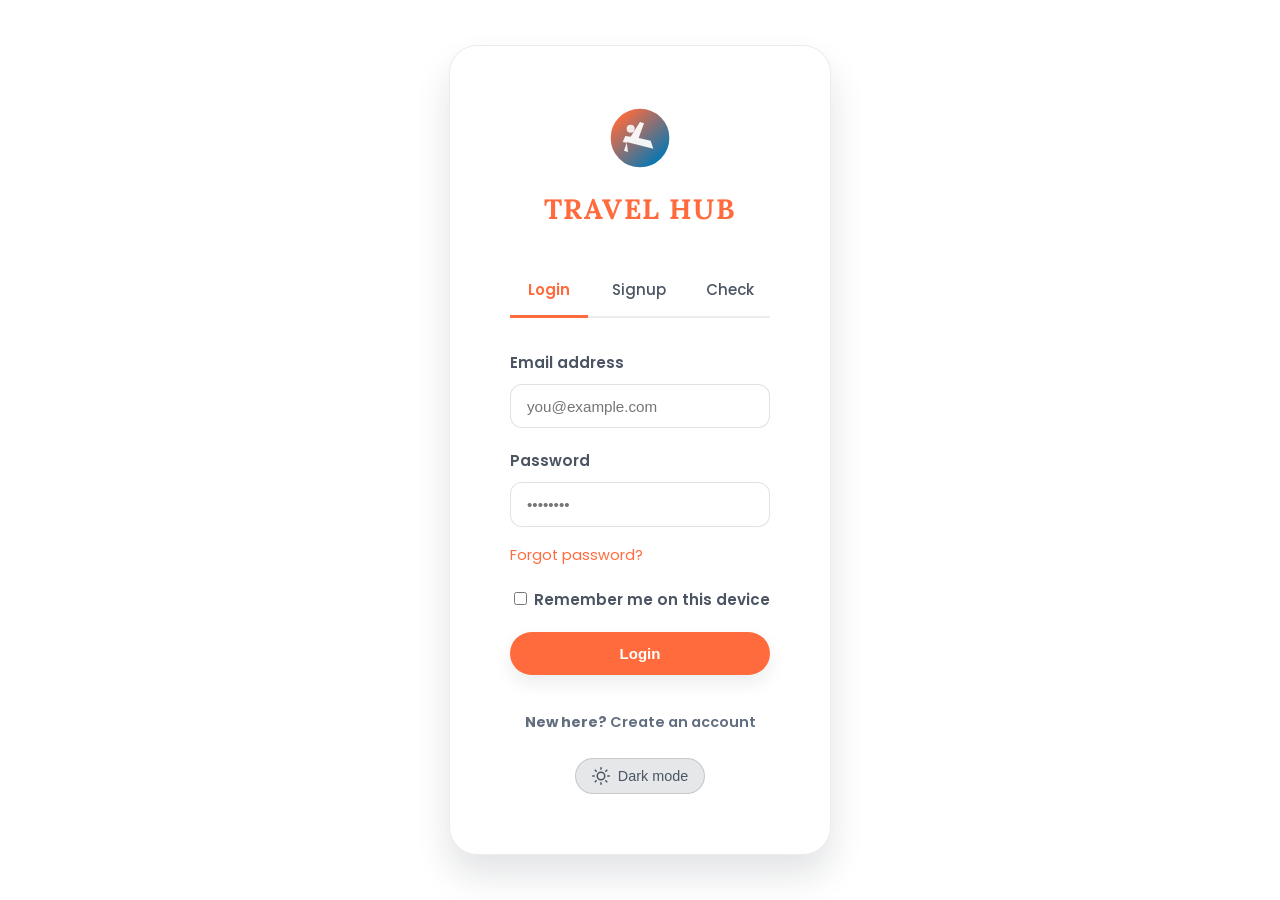
<file: auth/login.html>
<!DOCTYPE html>
<html lang="en">

<head>
  <meta charset="UTF-8" />
  <meta name="viewport" content="width=device-width, initial-scale=1.0" />
  <title>Login · Travel Hub</title>
  <link rel="preconnect" href="https://fonts.googleapis.com" />
  <link rel="preconnect" href="https://fonts.gstatic.com" crossorigin />
  <link href="https://fonts.googleapis.com/css2?family=Lora:wght@500;600&family=Poppins:wght@400;500;600;700&display=swap" rel="stylesheet" />
  <link rel="stylesheet" href="../assets/css/style.css" />
  <link rel="stylesheet" href="../assets/css/responsive.css" />
  <link rel="icon" href="../assets/images/logo/travel-hub.svg" type="image/svg+xml" />
</head>

<body class="page auth-page">
  <main class="main">
    <section class="section">
      <div class="container">
        <div class="login-card auth-card" data-aos="fade-up">
          <div class="auth-logo">
            <a href="../index.html" class="auth-logo-link">
              <img src="../assets/images/logo/travel-hub.svg" alt="Travel Hub logo" width="64" height="64" />
              <h2>Travel Hub</h2>
            </a>
          </div>
          <div class="auth-tabs">
            <button class="auth-tab active" data-tab="login">Login</button>
            <button class="auth-tab" data-tab="signup">Signup</button>
            <button class="auth-tab" data-tab="checkin">Check</button>
          </div>
          <div class="auth-tab-content active" data-tab-content="login">
          <form class="form" data-validate-form>
          <div class="form-group">
            <label for="login-email">Email address</label>
            <input class="input" type="email" id="login-email" name="email" placeholder="you@example.com" required />
            <span class="form-error"></span>
          </div>
          <div class="form-group">
            <label for="login-password">Password</label>
            <input class="input" type="password" id="login-password" name="password" placeholder="••••••••" required />
            <span class="form-error"></span>
            <a href="#" class="forgot-password-link">Forgot password?</a>
          </div>
          <div class="form-group">
            <label>
              <input type="checkbox" name="remember_me" />
              Remember me on this device
            </label>
          </div>
          <button class="btn" type="submit">Login</button>
          <div class="auth-extra">
            <span><strong>New here?</strong> <a href="register.html">Create an account</a></span>
          </div>
          </form>
          </div>
          <div class="auth-tab-content" data-tab-content="signup">
          <form class="form" data-validate-form data-rules="strong-password">
          <div class="form-grid">
            <div class="form-group">
              <label for="signup-name">Full name</label>
              <input class="input" type="text" id="signup-name" name="name" data-rule="name" placeholder="Sofia Martinez" required />
              <span class="form-error"></span>
            </div>
            <div class="form-group">
              <label for="signup-email">Email address</label>
              <input class="input" type="email" id="signup-email" name="email" placeholder="sofia@example.com" required />
              <span class="form-error"></span>
            </div>
          </div>
          <div class="form-grid">
            <div class="form-group">
              <label for="signup-password">Password</label>
              <input class="input" type="password" id="signup-password" name="password" placeholder="Create a password" required />
              <span class="form-error"></span>
              <span class="form-helper">Must be at least 8 characters.</span>
            </div>
            <div class="form-group">
              <label for="signup-phone">Phone number (optional)</label>
              <input class="input" type="tel" id="signup-phone" name="phone" placeholder="+1 415 555 1234" />
            </div>
          </div>
          <div class="form-group">
            <label for="signup-preferences">Travel preferences</label>
            <select id="signup-preferences" name="preference">
              <option value="">Select your interest</option>
              <option value="luxury">Luxury escapes</option>
              <option value="adventure">Adventure</option>
              <option value="family">Family travel</option>
              <option value="wellness">Wellness retreats</option>
              <option value="corporate">Corporate retreats</option>
            </select>
          </div>
          <div class="form-group">
            <label>
              <input type="checkbox" name="terms" required />
              I agree to the <a href="#">Terms & Privacy</a>.
            </label>
          </div>
          <button class="btn" type="submit">Create account</button>
          <div class="auth-extra">
            <span><strong>Already a member?</strong> <a href="login.html">Login</a></span>
          </div>
          </form>
          </div>
          <div class="auth-tab-content" data-tab-content="checkin">
          <form class="form" data-validate-form>
          <div class="form-group">
            <label for="checkin-booking">Booking Reference</label>
            <input class="input" type="text" id="checkin-booking" name="booking_ref" placeholder="ABC123456" required />
            <span class="form-error"></span>
          </div>
          <div class="form-group">
            <label for="checkin-email">Email address</label>
            <input class="input" type="email" id="checkin-email" name="email" placeholder="you@example.com" required />
            <span class="form-error"></span>
          </div>
          <div class="form-group">
            <label for="checkin-lastname">Last name</label>
            <input class="input" type="text" id="checkin-lastname" name="lastname" placeholder="Martinez" required />
            <span class="form-error"></span>
          </div>
          <div class="form-group">
            <label>
              <input type="checkbox" name="checkin_terms" required />
              I confirm that the booking details are correct
            </label>
          </div>
          <button class="btn" type="submit">Check In</button>
          <div class="auth-extra">
            <span><strong>Need help?</strong> <a href="../contact.html">Contact support</a></span>
          </div>
          </form>
          </div>
          <div style="margin-top: 1.5rem; display: flex; justify-content: center;">
            <button class="theme-toggle" type="button" data-theme-toggle aria-label="Toggle dark mode">
              <svg class="theme-icon-light" width="18" height="18" viewBox="0 0 24 24" fill="none" stroke="currentColor" stroke-width="2" stroke-linecap="round" stroke-linejoin="round">
                <circle cx="12" cy="12" r="5"></circle>
                <line x1="12" y1="1" x2="12" y2="3"></line>
                <line x1="12" y1="21" x2="12" y2="23"></line>
                <line x1="4.22" y1="4.22" x2="5.64" y2="5.64"></line>
                <line x1="18.36" y1="18.36" x2="19.78" y2="19.78"></line>
                <line x1="1" y1="12" x2="3" y2="12"></line>
                <line x1="21" y1="12" x2="23" y2="12"></line>
                <line x1="4.22" y1="19.78" x2="5.64" y2="18.36"></line>
                <line x1="18.36" y1="5.64" x2="19.78" y2="4.22"></line>
              </svg>
              <svg class="theme-icon-dark" width="18" height="18" viewBox="0 0 24 24" fill="none" stroke="currentColor" stroke-width="2" stroke-linecap="round" stroke-linejoin="round" style="display: none;">
                <path d="M21 12.79A9 9 0 1 1 11.21 3 7 7 0 0 0 21 12.79z"></path>
              </svg>
              <span class="theme-toggle-text">Dark mode</span>
            </button>
          </div>
        </div>
      </div>
    </section>
  </main>

  <script src="https://code.jquery.com/jquery-3.7.1.min.js" integrity="sha256-3fpdpbF4zZZgvdU0qbodui6wO6PvxBUw9jq5lH0KZsI=" crossorigin="anonymous"></script>
  <script src="../assets/js/main.js"></script>
  <script src="../assets/js/form-validation.js"></script>
</body>

</html>
</file>
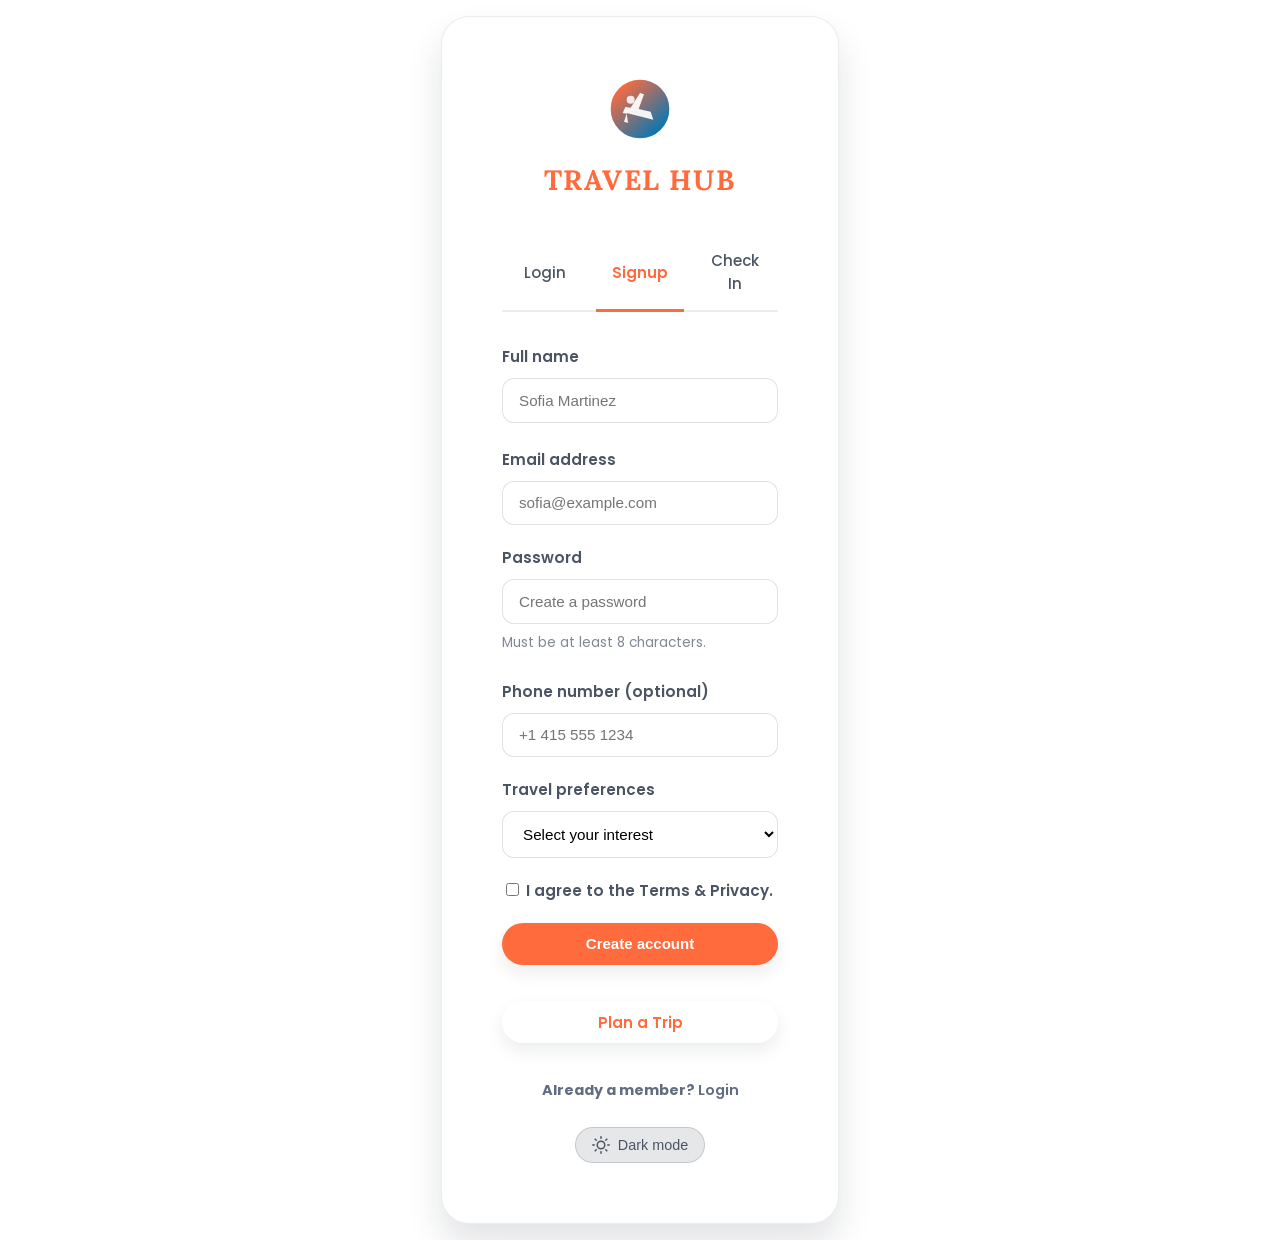
<file: auth/register.html>
<!DOCTYPE html>
<html lang="en">

<head>
  <meta charset="UTF-8" />
  <meta name="viewport" content="width=device-width, initial-scale=1.0" />
  <title>Create Account · Travel Hub</title>
  <link rel="preconnect" href="https://fonts.googleapis.com" />
  <link rel="preconnect" href="https://fonts.gstatic.com" crossorigin />
  <link href="https://fonts.googleapis.com/css2?family=Lora:wght@500;600&family=Poppins:wght@400;500;600;700&display=swap" rel="stylesheet" />
  <link rel="stylesheet" href="../assets/css/style.css" />
  <link rel="stylesheet" href="../assets/css/responsive.css" />
  <link rel="icon" href="../assets/images/logo/travel-hub.svg" type="image/svg+xml" />
</head>

<body class="page auth-page">
  <main class="main">
    <section class="section">
      <div class="container">
        <div class="register-card auth-card" data-aos="fade-up">
          <div class="auth-logo">
            <a href="../index.html" class="auth-logo-link">
              <img src="../assets/images/logo/travel-hub.svg" alt="Travel Hub logo" width="64" height="64" />
              <h2>Travel Hub</h2>
            </a>
          </div>
          <div class="auth-tabs">
            <button class="auth-tab" data-tab="login">Login</button>
            <button class="auth-tab active" data-tab="signup">Signup</button>
            <button class="auth-tab" data-tab="checkin">Check In</button>
          </div>
          <div class="auth-tab-content" data-tab-content="login">
          <form class="form" data-validate-form>
          <div class="form-group">
            <label for="register-login-email">Email address</label>
            <input class="input" type="email" id="register-login-email" name="email" placeholder="you@example.com" required />
            <span class="form-error"></span>
          </div>
          <div class="form-group">
            <label for="register-login-password">Password</label>
            <input class="input" type="password" id="register-login-password" name="password" placeholder="••••••••" required />
            <span class="form-error"></span>
            <a href="#" class="forgot-password-link">Forgot password?</a>
          </div>
          <div class="form-group">
            <label>
              <input type="checkbox" name="remember_me" />
              Remember me on this device
            </label>
          </div>
          <button class="btn" type="submit">Login</button>
          <div class="auth-extra">
            <span><strong>New here?</strong> <a href="register.html">Create an account</a></span>
          </div>
          </form>
          </div>
          <div class="auth-tab-content active" data-tab-content="signup">
          <form class="form" data-validate-form data-rules="strong-password">
          <div class="form-grid">
            <div class="form-group">
              <label for="register-name">Full name</label>
              <input class="input" type="text" id="register-name" name="name" data-rule="name" placeholder="Sofia Martinez" required />
              <span class="form-error"></span>
            </div>
            <div class="form-group">
              <label for="register-email">Email address</label>
              <input class="input" type="email" id="register-email" name="email" placeholder="sofia@example.com" required />
              <span class="form-error"></span>
            </div>
          </div>
          <div class="form-grid">
            <div class="form-group">
              <label for="register-password">Password</label>
              <input class="input" type="password" id="register-password" name="password" placeholder="Create a password" required />
              <span class="form-error"></span>
              <span class="form-helper">Must be at least 8 characters.</span>
            </div>
            <div class="form-group">
              <label for="register-phone">Phone number (optional)</label>
              <input class="input" type="tel" id="register-phone" name="phone" placeholder="+1 415 555 1234" />
            </div>
          </div>
          <div class="form-group">
            <label for="register-preferences">Travel preferences</label>
            <select id="register-preferences" name="preference">
              <option value="">Select your interest</option>
              <option value="luxury">Luxury escapes</option>
              <option value="adventure">Adventure</option>
              <option value="family">Family travel</option>
              <option value="wellness">Wellness retreats</option>
              <option value="corporate">Corporate retreats</option>
            </select>
          </div>
          <div class="form-group">
            <label>
              <input type="checkbox" name="terms" required />
              I agree to the <a href="#">Terms & Privacy</a>.
            </label>
          </div>
          <button class="btn" type="submit">Create account</button>
          <a class="btn light auth-plan-trip" href="../packages/booking.html">Plan a Trip</a>
          <div class="auth-extra">
            <span><strong>Already a member?</strong> <a href="login.html">Login</a></span>
          </div>
          </form>
          </div>
          <div class="auth-tab-content" data-tab-content="checkin">
          <form class="form" data-validate-form>
          <div class="form-group">
            <label for="register-checkin-booking">Booking Reference</label>
            <input class="input" type="text" id="register-checkin-booking" name="booking_ref" placeholder="ABC123456" required />
            <span class="form-error"></span>
          </div>
          <div class="form-group">
            <label for="register-checkin-email">Email address</label>
            <input class="input" type="email" id="register-checkin-email" name="email" placeholder="you@example.com" required />
            <span class="form-error"></span>
          </div>
          <div class="form-group">
            <label for="register-checkin-lastname">Last name</label>
            <input class="input" type="text" id="register-checkin-lastname" name="lastname" placeholder="Martinez" required />
            <span class="form-error"></span>
          </div>
          <div class="form-group">
            <label>
              <input type="checkbox" name="checkin_terms" required />
              I confirm that the booking details are correct
            </label>
          </div>
          <button class="btn" type="submit">Check In</button>
          <div class="auth-extra">
            <span><strong>Need help?</strong> <a href="../contact.html">Contact support</a></span>
          </div>
          </form>
          </div>
          <div style="margin-top: 1.5rem; display: flex; justify-content: center;">
            <button class="theme-toggle" type="button" data-theme-toggle aria-label="Toggle dark mode">
              <svg class="theme-icon-light" width="18" height="18" viewBox="0 0 24 24" fill="none" stroke="currentColor" stroke-width="2" stroke-linecap="round" stroke-linejoin="round">
                <circle cx="12" cy="12" r="5"></circle>
                <line x1="12" y1="1" x2="12" y2="3"></line>
                <line x1="12" y1="21" x2="12" y2="23"></line>
                <line x1="4.22" y1="4.22" x2="5.64" y2="5.64"></line>
                <line x1="18.36" y1="18.36" x2="19.78" y2="19.78"></line>
                <line x1="1" y1="12" x2="3" y2="12"></line>
                <line x1="21" y1="12" x2="23" y2="12"></line>
                <line x1="4.22" y1="19.78" x2="5.64" y2="18.36"></line>
                <line x1="18.36" y1="5.64" x2="19.78" y2="4.22"></line>
              </svg>
              <svg class="theme-icon-dark" width="18" height="18" viewBox="0 0 24 24" fill="none" stroke="currentColor" stroke-width="2" stroke-linecap="round" stroke-linejoin="round" style="display: none;">
                <path d="M21 12.79A9 9 0 1 1 11.21 3 7 7 0 0 0 21 12.79z"></path>
              </svg>
              <span class="theme-toggle-text">Dark mode</span>
            </button>
          </div>
        </div>
      </div>
    </section>
  </main>

  <script src="https://code.jquery.com/jquery-3.7.1.min.js" integrity="sha256-3fpdpbF4zZZgvdU0qbodui6wO6PvxBUw9jq5lH0KZsI=" crossorigin="anonymous"></script>
  <script src="../assets/js/main.js"></script>
  <script src="../assets/js/form-validation.js"></script>
</body>

</html>
</file>
<file: assets/css/style.css>
:root {
  --primary-color: #ff6b3d;
  --primary-dark: #e04f22;
  --secondary-color: #0077b6;
  --secondary-dark: #005f8f;
  --accent-color: #6d71f9;
  --light-color: #f7f8fc;
  --dark-color: #1f2937;
  --text-color: #4b5563;
  --heading-color: #111827;
  --border-color: rgba(15, 23, 42, 0.1);
  --shadow-sm: 0 8px 18px rgba(15, 23, 42, 0.08);
  --shadow-md: 0 20px 35px rgba(15, 23, 42, 0.12);
  --shadow-lg: 0 30px 60px rgba(15, 23, 42, 0.15);
  --max-width: 1200px;
  --font-primary: "Poppins", "Segoe UI", system-ui, -apple-system, BlinkMacSystemFont, sans-serif;
  --font-secondary: "Lora", "Times New Roman", serif;
  --heading-1: clamp(2.5rem, 4vw, 3.5rem);
  --heading-2: clamp(2rem, 3vw, 2.75rem);
  --heading-3: clamp(1.5rem, 2.5vw, 2.1rem);
  --heading-4: clamp(1.25rem, 2vw, 1.5rem);
  --body-lg: clamp(1.125rem, 1.7vw, 1.25rem);
  --body: 1rem;
  --body-sm: 0.9375rem;
  --radius-lg: 28px;
  --radius-md: 20px;
  --radius-sm: 12px;
  --transition: 220ms ease-in-out;
  
  /* Light mode (default) */
  --bg-color: #ffffff;
  --bg-secondary: #f7f8fc;
  --text-color-light: #4b5563;
  --heading-color-light: #111827;
  --border-color-light: rgba(15, 23, 42, 0.1);
  --card-bg: #ffffff;
  --input-bg: #ffffff;
}

[data-theme="dark"] {
  --bg-color: #0f172a;
  --bg-secondary: #1e293b;
  --text-color: #cbd5e1;
  --heading-color: #f1f5f9;
  --border-color: rgba(255, 255, 255, 0.1);
  --card-bg: #1e293b;
  --input-bg: #1e293b;
  --shadow-sm: 0 8px 18px rgba(0, 0, 0, 0.3);
  --shadow-md: 0 20px 35px rgba(0, 0, 0, 0.4);
  --shadow-lg: 0 30px 60px rgba(0, 0, 0, 0.5);
}

html {
  scroll-behavior: smooth;
}

*,
*::before,
*::after {
  box-sizing: border-box;
}

html,
body {
  padding: 0;
  margin: 0;
  width: 100%;
  min-height: 100%;
}

body {
  font-family: var(--font-primary);
  font-size: var(--body);
  line-height: 1.65;
  color: var(--text-color);
  background-color: var(--bg-color);
  -webkit-font-smoothing: antialiased;
  transition: background-color var(--transition), color var(--transition);
}

img {
  max-width: 100%;
  display: block;
  object-fit: cover;
}

picture {
  display: block;
}

a {
  color: inherit;
  text-decoration: none;
  transition: color var(--transition), opacity var(--transition);
}

ul {
  list-style: none;
  margin: 0;
  padding: 0;
}

p {
  margin: 0 0 1.25rem;
}

h1,
h2,
h3,
h4,
h5,
h6 {
  font-family: var(--font-secondary);
  font-weight: 600;
  color: var(--heading-color);
  margin: 0 0 1rem;
}

h1 {
  font-size: var(--heading-1);
  line-height: 1.1;
}

h2 {
  font-size: var(--heading-2);
}

h3 {
  font-size: var(--heading-3);
}

h4 {
  font-size: var(--heading-4);
}

.page {
  position: relative;
  min-height: 100vh;
  display: flex;
  flex-direction: column;
  background-color: #fff;
}

.container {
  width: min(95%, var(--max-width));
  margin-inline: auto;
}

.section {
  padding: clamp(3rem, 6vw, 6rem) 0;
}

.section-subtitle {
  font-size: var(--body-sm);
  text-transform: uppercase;
  letter-spacing: 0.2em;
  color: var(--secondary-color);
  font-weight: 600;
  margin: 0 auto 0.75rem;
  text-align: center;
}

.section-title {
  font-size: var(--heading-2);
  max-width: 640px;
  margin: 0 auto 1rem;
  text-align: center;
}

.section-description {
  max-width: 620px;
  margin: 0 auto 2.5rem;
  color: rgba(71, 85, 105, 0.9);
  text-align: center;
}

.section-header {
  display: grid;
  gap: 0.85rem;
  margin-bottom: clamp(2rem, 4vw, 3rem);
}

.main {
  flex: 1;
}

.grid {
  display: grid;
  gap: clamp(1.5rem, 3vw, 3rem);
}

.grid.two-col {
  grid-template-columns: repeat(auto-fit, minmax(250px, 1fr));
}

.grid.three-col {
  grid-template-columns: repeat(auto-fit, minmax(280px, 1fr));
  align-items: stretch;
}

.grid.four-col {
  grid-template-columns: repeat(auto-fit, minmax(220px, 1fr));
}

.btn {
  --btn-bg: var(--primary-color);
  --btn-color: #fff;
  display: inline-flex;
  align-items: center;
  justify-content: center;
  gap: 0.65rem;
  padding: 0.85rem 1.8rem;
  border-radius: 999px;
  border: none;
  font-weight: 600;
  font-size: var(--body-sm);
  line-height: 1;
  cursor: pointer;
  background-color: var(--btn-bg);
  color: var(--btn-color);
  box-shadow: var(--shadow-sm);
  transition: transform var(--transition), box-shadow var(--transition), background-color var(--transition);
  white-space: nowrap;
}

.btn:hover,
.btn:focus-visible {
  transform: translateY(-2px);
  box-shadow: var(--shadow-md);
  background-color: var(--primary-dark);
  outline: none;
  overflow: visible;
  white-space: nowrap;
}

.btn.secondary {
  --btn-bg: rgba(15, 23, 42, 0.08);
  --btn-color: var(--heading-color);
  backdrop-filter: blur(8px);
  border: 1px solid rgba(15, 23, 42, 0.15);
}

.btn.secondary:hover,
.btn.secondary:focus-visible {
  --btn-bg: rgba(15, 23, 42, 0.15);
  border-color: rgba(15, 23, 42, 0.25);
}

.btn.light {
  --btn-bg: #fff;
  --btn-color: var(--primary-color);
  transition: transform var(--transition), box-shadow var(--transition), background-color var(--transition), color var(--transition);
}

.btn.light:hover,
.btn.light:focus-visible {
  --btn-color: #fff;
  color: #fff;
}

.chip {
  display: inline-flex;
  align-items: center;
  gap: 0.5rem;
  padding: 0.55rem 1rem;
  border-radius: 999px;
  background-color: rgba(255, 255, 255, 0.72);
  font-size: var(--body-sm);
  margin: 0 auto;
  font-weight: 500;
  color: var(--secondary-dark);
  box-shadow: 0 3px 10px rgba(0, 0, 0, 0.06);
}

.badge {
  display: inline-flex;
  align-items: center;
  gap: 0.35rem;
  padding: 0.35rem 0.75rem;
  border-radius: 999px;
  font-size: 0.75rem;
  font-weight: 600;
  text-transform: uppercase;
  letter-spacing: 0.1em;
  background-color: rgba(99, 102, 241, 0.12);
  color: var(--accent-color);
}

.card {
  background: #fff;
  border-radius: var(--radius-md);
  box-shadow: var(--shadow-sm);
  overflow: hidden;
  display: flex;
  flex-direction: column;
  transition: transform var(--transition), box-shadow var(--transition);
}

.card:hover {
  transform: translateY(-6px);
  box-shadow: var(--shadow-md);
}

.card-media {
  position: relative;
  overflow: hidden;
  aspect-ratio: 4 / 3;
}

.card-media img {
  width: 100%;
  height: 100%;
  object-fit: cover;
  transition: transform var(--transition);
}

.card:hover .card-media img {
  transform: scale(1.05);
}

.card-content {
  padding: 1.75rem;
  display: flex;
  flex-direction: column;
  gap: 1rem;
  flex: 1;
}

.service-card .card-content {
  text-align: center;
  align-items: center;
}

.service-card .card-content p {
  text-align: center;
}

.card-title {
  font-family: var(--font-primary);
  font-size: 1.125rem;
  color: var(--heading-color);
  margin: 0;
  line-height: 1.4;
}

.service-card .card-title {
  text-align: center;
}

.card-meta {
  display: flex;
  flex-wrap: wrap;
  gap: 0.75rem;
  color: rgba(71, 85, 105, 0.8);
  font-size: var(--body-sm);
}

.card-actions {
  margin-top: auto;
  display: flex;
  justify-content: space-between;
  align-items: center;
  gap: 1rem;
  padding-top: 0.5rem;
}

.card-price {
  font-size: 1.25rem;
  font-weight: 600;
  color: var(--primary-color);
}

.pill-list {
  display: flex;
  flex-wrap: wrap;
  gap: 0.65rem;
}

.pill {
  display: inline-flex;
  align-items: center;
  padding: 0.45rem 0.9rem;
  border-radius: 999px;
  background-color: rgba(15, 23, 42, 0.06);
  color: rgba(15, 23, 42, 0.7);
  font-weight: 500;
  font-size: 0.875rem;
}

.site-header {
  position: sticky;
  top: 0;
  z-index: 1000;
  background-color: rgba(255, 255, 255, 0.97);
  backdrop-filter: blur(18px);
  border-bottom: 1px solid rgba(15, 23, 42, 0.05);
  overflow: visible;
}

.site-header .container {
  display: flex;
  align-items: center;
  justify-content: space-between;
  gap: 1.5rem;
  padding: 1.1rem 0;
  overflow: visible;
}

.brand {
  display: inline-flex;
  align-items: center;
  gap: 0.75rem;
  font-weight: 700;
  font-size: 1.1rem;
  letter-spacing: 0.05em;
  color: var(--primary-color);
  text-transform: uppercase;
}

.brand img {
  width: 42px;
  height: 42px;
}

.main-nav {
  display: flex;
  align-items: center;
  gap: 2.5rem;
  overflow: visible;
}

.main-nav .nav-link,
.main-nav .dropdown-toggle {
  font-weight: 500;
  color: rgba(71, 85, 105, 0.95);
  font-size: 0.97rem;
  position: relative;
  display: inline-flex;
  align-items: center;
  gap: 0.35rem;
}

.main-nav .nav-link {
  text-decoration: none;
}

.main-nav .nav-link::after {
  content: "";
  position: absolute;
  left: 0;
  bottom: -0.6rem;
  width: 100%;
  height: 2px;
  background: var(--primary-color);
  border-radius: 999px;
  scale: 0 1;
  transform-origin: center;
  transition: scale var(--transition);
}

.main-nav .nav-link:hover::after,
.main-nav .nav-link:focus-visible::after,
.main-nav .nav-link.active::after {
  scale: 1 1;
}

.main-nav .nav-link:focus-visible,
.main-nav .dropdown-toggle:focus-visible {
  outline: 2px solid rgba(255, 107, 61, 0.4);
  outline-offset: 4px;
}

.dropdown {
  position: relative;
  overflow: visible;
}

.dropdown-toggle {
  background: none;
  border: none;
  font-family: var(--font-primary);
  cursor: pointer;
  padding: 0;
}

.dropdown-toggle:focus-visible {
  outline: none;
  color: var(--primary-color);
}

.dropdown-icon {
  display: inline-flex;
  width: 0.65rem;
  height: 0.65rem;
  align-items: center;
  justify-content: center;
  transform: rotate(0deg);
  transition: transform var(--transition);
}

.dropdown.open .dropdown-icon {
  transform: rotate(180deg);
}

.dropdown-menu {
  position: absolute;
  top: calc(100% + 0.75rem);
  left: 0;
  display: flex;
  flex-direction: column;
  gap: 0.25rem;
  background: #fff;
  border-radius: var(--radius-sm);
  padding: 0.75rem;
  border: 1px solid rgba(15, 23, 42, 0.08);
  box-shadow: var(--shadow-sm);
  min-width: 180px;
  opacity: 0;
  visibility: hidden;
  transform: translateY(10px);
  transition: opacity var(--transition), visibility var(--transition), transform var(--transition);
  pointer-events: none;
  z-index: 12;
}

.dropdown.open > .dropdown-menu {
  opacity: 1;
  visibility: visible;
  transform: translateY(0);
  pointer-events: auto;
}

.dropdown-menu .dropdown-link {
  display: flex;
  align-items: center;
  gap: 0.35rem;
  padding: 0.5rem 0.75rem;
  border-radius: 10px;
  color: rgba(55, 65, 81, 0.9);
  font-weight: 500;
  text-decoration: none;
  transition: background-color var(--transition), color var(--transition);
}

.dropdown-menu .dropdown-link:hover,
.dropdown-menu .dropdown-link:focus-visible {
  background: rgba(255, 107, 61, 0.12);
  color: var(--primary-color);
}

.dropdown-menu .dropdown-link.active {
  background: rgba(0, 119, 182, 0.12);
  color: var(--secondary-color);
}

@media (min-width: 881px) {
  .dropdown:hover > .dropdown-menu {
    opacity: 1;
    visibility: visible;
    transform: translateY(0);
    pointer-events: auto;
  }
}

.header-cta {
  display: inline-flex;
  align-items: center;
  gap: 0.5rem;
  overflow: visible;
  padding: 0.25rem 0;
}

.mobile-nav-cta {
  display: none;
}

.mobile-toggle {
  display: none;
  flex-direction: column;
  width: 40px;
  height: 40px;
  min-width: 44px;
  min-height: 44px;
  border-radius: 12px;
  border: 1px solid rgba(15, 23, 42, 0.1);
  align-items: center;
  justify-content: center;
  gap: 6px;
  background: #fff;
  cursor: pointer;
  touch-action: manipulation;
  -webkit-tap-highlight-color: transparent;
  user-select: none;
  -webkit-user-select: none;
  position: relative;
}

.mobile-toggle span {
  width: 24px;
  height: 2px;
  background: var(--heading-color);
  border-radius: 999px;
  transition: transform var(--transition), opacity var(--transition);
  pointer-events: none;
  touch-action: none;
}

.mobile-nav-open .mobile-toggle span:nth-child(1) {
  transform: translateY(8px) rotate(45deg);
}

.mobile-nav-open .mobile-toggle span:nth-child(2) {
  opacity: 0;
}

.mobile-nav-open .mobile-toggle span:nth-child(3) {
  transform: translateY(-8px) rotate(-45deg);
}

.hero {
  position: relative;
  height: calc(100vh - 80px);
  max-height: calc(100vh - 80px);
  min-height: calc(100vh - 80px);
  padding: clamp(0.5rem, 1vw, 0.75rem) 0;
  display: flex;
  align-items: center;
  justify-content: center;
  overflow: hidden;
}

.hero-content {
  display: flex;
  flex-direction: column;
  gap: clamp(0.25rem, 1vw, 0.5rem);
  align-items: center;
  text-align: center;
  max-width: 900px;
  width: 100%;
  justify-content: center;
  min-height: 0;
  flex-shrink: 1;
}

.hero-title {
  display: flex;
  flex-direction: column;
  gap: clamp(0.25rem, 1vw, 0.5rem);
  align-items: center;
  text-align: center;
  max-width: 800px;
  margin: 0 auto;
  flex-shrink: 1;
}

.hero-title h1 {
  text-align: center;
  font-size: clamp(1.5rem, 3.5vw, 2.25rem);
  line-height: 1.2;
  margin-bottom: clamp(0.25rem, 0.5vw, 0.5rem);
}

.hero-title p {
  text-align: center;
  margin: 0 auto;
  font-size: clamp(0.8rem, 1.6vw, 0.95rem);
  max-width: 700px;
  line-height: 1.4;
}

.hero-stats {
  display: flex;
  flex-wrap: wrap;
  gap: clamp(0.5rem, 1.5vw, 0.75rem);
  justify-content: center;
  margin: clamp(0.125rem, 0.25vw, 0.25rem) 0;
  flex-shrink: 1;
}

.stat {
  display: flex;
  flex-direction: column;
  align-items: center;
  gap: 0.35rem;
  text-align: center;
}

.stat-value {
  font-size: clamp(1.5rem, 3.5vw, 2.25rem);
  font-weight: 700;
  color: var(--primary-color);
  line-height: 1;
}

.stat-label {
  font-size: var(--body-sm);
  color: rgba(71, 85, 105, 0.8);
  text-transform: uppercase;
  letter-spacing: 0.05em;
}

.search-panel {
  padding: clamp(0.75rem, 2vw, 1rem);
  background-color: rgba(255, 255, 255, 0.95);
  border-radius: var(--radius-lg);
  box-shadow: var(--shadow-md);
  width: 100%;
  max-width: 900px;
  margin-top: clamp(0.125rem, 0.25vw, 0.25rem);
  flex-shrink: 1;
}

.search-panel form,
.search-panel form.grid.four-col {
  display: grid;
  grid-template-columns: repeat(2, 1fr);
  gap: clamp(0.75rem, 1.5vw, 1rem);
  align-items: end;
}

.search-panel form button[data-search-submit] {
  grid-column: 1 / -1;
  justify-self: center;
  width: auto;
  min-width: 200px;
}

.search-panel label {
  font-size: var(--body-sm);
  font-weight: 600;
  color: rgba(71, 85, 105, 0.8);
}

.search-panel select,
.search-panel input {
  width: 100%;
  padding: 0.75rem 0.9rem;
  border-radius: 12px;
  border: 1px solid rgba(15, 23, 42, 0.12);
  font-size: var(--body);
  background-color: #fff;
  transition: border-color var(--transition), box-shadow var(--transition);
}

.search-panel select:focus,
.search-panel input:focus {
  border-color: var(--primary-color);
  box-shadow: 0 0 0 4px rgba(255, 107, 61, 0.12);
  outline: none;
}

.search-panel button[data-search-submit] {
  padding: 0.65rem 1.5rem;
  font-size: 0.9rem;
  align-self: end;
  height: fit-content;
}

@media (max-width: 768px) {
  .search-panel form button[data-search-submit] {
    justify-self: center;
    width: auto;
    min-width: 200px;
    margin: 0 auto;
  }
}

.features {
  display: grid;
  grid-template-columns: repeat(auto-fit, minmax(240px, 1fr));
  gap: 2rem;
  align-items: stretch;
}

@media (min-width: 768px) {
  .features {
    grid-template-columns: repeat(2, 1fr);
  }
}

@media (min-width: 1024px) {
  .features {
    grid-template-columns: repeat(4, 1fr);
  }
}

.feature {
  background-color: #fff;
  border-radius: var(--radius-md);
  padding: 2rem;
  box-shadow: var(--shadow-sm);
  display: flex;
  flex-direction: column;
  gap: 1.25rem;
  border: 1px solid rgba(15, 23, 42, 0.05);
  width: 100%;
  max-width: 100%;
  align-items: center;
  text-align: center;
  transition: transform var(--transition), box-shadow var(--transition);
}

.feature:hover {
  transform: translateY(-4px);
  box-shadow: var(--shadow-md);
}

.feature-icon {
  width: 58px;
  height: 58px;
  border-radius: 16px;
  background: rgba(255, 107, 61, 0.12);
  color: var(--primary-color);
  display: grid;
  place-items: center;
  font-size: 1.5rem;
  flex-shrink: 0;
  margin-bottom: 0.25rem;
}

.feature-icon img {
  width: 32px;
  height: 32px;
  object-fit: contain;
}

.feature h3 {
  margin: 0;
  font-size: 1.125rem;
  line-height: 1.4;
  color: var(--heading-color);
}

.feature p {
  margin: 0;
  color: rgba(71, 85, 105, 0.9);
  line-height: 1.6;
  font-size: 0.95rem;
}

.destination-card,
.package-card,
.service-card {
  border: 1px solid rgba(15, 23, 42, 0.05);
}

.destination-card .card-content,
.package-card .card-content {
  gap: 0.75rem;
}

.package-includes {
  display: flex;
  flex-direction: column;
  gap: 0.65rem;
  margin: 0;
  padding: 0;
  list-style: none;
  color: rgba(71, 85, 105, 0.9);
  font-size: 0.95rem;
  flex: 1;
}

.package-includes li {
  display: flex;
  align-items: flex-start;
  gap: 0.55rem;
  line-height: 1.5;
}

.testimonial-carousel {
  position: relative;
  padding-bottom: 3rem;
}

.testimonial-carousel .swiper-wrapper {
  align-items: stretch;
}

.testimonial-carousel .swiper-slide {
  height: auto;
}

.testimonial-card {
  padding: 2rem;
  background: #fff;
  border-radius: var(--radius-md);
  box-shadow: var(--shadow-sm);
  border: 1px solid rgba(15, 23, 42, 0.05);
  display: flex;
  flex-direction: column;
  gap: 1.25rem;
  height: 100%;
}

.testimonial-card .client {
  display: flex;
  align-items: center;
  gap: 1rem;
  flex-wrap: nowrap;
}

.testimonial-card .client img {
  width: 56px;
  height: 56px;
  border-radius: 50%;
  object-fit: cover;
  flex-shrink: 0;
}

.testimonial-card .client > div {
  display: flex;
  flex-direction: column;
  gap: 0.25rem;
  min-width: 0;
  flex: 1;
}

.testimonial-card .client strong {
  display: block;
  font-size: 0.95rem;
  font-weight: 600;
  color: var(--heading-color);
  line-height: 1.4;
  white-space: nowrap;
  overflow: hidden;
  text-overflow: ellipsis;
}

.testimonial-card .client span {
  display: block;
  font-size: 0.875rem;
  color: rgba(71, 85, 105, 0.8);
  line-height: 1.4;
  white-space: nowrap;
  overflow: hidden;
  text-overflow: ellipsis;
}

.testimonial-carousel .swiper-pagination {
  position: relative;
  margin-top: 2rem;
  bottom: 0;
}

.testimonial-carousel .swiper-pagination-bullet {
  background: rgba(71, 85, 105, 0.4);
  opacity: 1;
  width: 10px;
  height: 10px;
  transition: background var(--transition), transform var(--transition);
}

.testimonial-carousel .swiper-pagination-bullet-active {
  background: var(--primary-color);
  transform: scale(1.2);
}

.cta-banner {
  padding: clamp(3rem, 7vw, 5rem);
  border-radius: var(--radius-lg);
  background: linear-gradient(135deg, rgba(255, 107, 61, 0.95), rgba(109, 113, 249, 0.92));
  color: #fff;
  display: grid;
  gap: 2rem;
  align-items: center;
  text-align: center;
  box-shadow: var(--shadow-lg);
}

.cta-banner h2 {
  color: #fff;
}

.cta-buttons {
  display: flex;
  flex-wrap: wrap;
  justify-content: center;
  gap: 1rem;
}

.hero-content .cta-buttons,
.home2-hero-content .cta-buttons {
  gap: clamp(0.5rem, 1.5vw, 0.75rem);
  margin-top: clamp(0.125rem, 0.25vw, 0.25rem);
}

.site-footer {
  margin-top: auto;
  background: var(--dark-color);
  color: rgba(255, 255, 255, 0.78);
}

.site-footer h4 {
  color: #fff;
  margin-bottom: 1rem;
}

.site-footer .pill {
  background-color: rgba(255, 255, 255, 0.15);
  color: rgba(255, 255, 255, 0.9);
}

.footer-newsletter h4 {
  color: #fff;
}

.footer-newsletter p {
  color: rgba(255, 255, 255, 0.78);
}

.footer-top {
  display: grid;
  gap: clamp(2rem, 5vw, 3.5rem);
  padding: clamp(3rem, 6vw, 5rem) 0;
}

.footer-grid {
  display: grid;
  gap: clamp(1.5rem, 4vw, 2.5rem);
  grid-template-columns: repeat(auto-fit, minmax(240px, 1fr));
}

.footer-brand p {
  opacity: 0.85;
  font-size: 0.95rem;
  color: rgba(255, 255, 255, 0.78);
}

.footer-brand .brand {
  color: #fff;
}

.footer-social {
  margin-top: 1.5rem;
}

.footer-social ul {
  display: flex;
  gap: 0.75rem;
  flex-wrap: wrap;
}

.social-link {
  width: 42px;
  height: 42px;
  border-radius: 50%;
  display: flex;
  align-items: center;
  justify-content: center;
  color: #fff;
  transition: transform var(--transition), box-shadow var(--transition), filter var(--transition);
}

.social-link svg {
  width: 20px;
  height: 20px;
  fill: currentColor;
}

.social-link.facebook {
  background: #1877f2;
}

.social-link.instagram {
  background: radial-gradient(circle at 30% 30%, #feda75, #f58529 35%, #dd2a7b 65%, #8134af 85%, #515bd4 100%);
}

.social-link.x {
  background: #000000;
}

.social-link.youtube {
  background: #ff0000;
}

.social-link:hover,
.social-link:focus-visible {
  transform: translateY(-3px);
  box-shadow: var(--shadow-sm);
  filter: brightness(1.05);
  outline: none;
}

.footer-links {
  display: flex;
  flex-direction: column;
  gap: 0.75rem;
}

.footer-links a {
  font-weight: 500;
  color: rgba(255, 255, 255, 0.78);
  font-size: 0.95rem;
}

.footer-links a:hover {
  color: #fff;
}

.footer-newsletter form {
  display: flex;
  gap: 0.75rem;
  margin-top: 1rem;
}

.footer-newsletter input {
  flex: 1;
  padding: 0.9rem 1rem;
  border-radius: 12px;
  border: none;
  font-size: 0.95rem;
}

.footer-newsletter button {
  padding-inline: 1.65rem;
  background: #fff;
  color: var(--primary-color);
}

.footer-bottom {
  border-top: 1px solid rgba(255, 255, 255, 0.12);
  padding: 1.5rem 0;
  padding-bottom: 2rem;
  font-size: 0.9rem;
  color: rgba(255, 255, 255, 0.6);
  position: relative;
  z-index: 1;
}

.footer-bottom .container {
  width: min(95%, var(--max-width));
  margin-inline: auto;
}

.footer-bottom > div,
.footer-bottom .container > div {
  display: flex !important;
  justify-content: center !important;
  align-items: center !important;
  flex-wrap: wrap;
  gap: 1.5rem;
  width: 100%;
  max-width: var(--max-width);
  margin: 0 auto;
  padding: 0 2.5%;
  position: relative;
}

.footer-bottom > div > span,
.footer-bottom .container > div > span {
  text-align: center;
  flex: 0 1 auto;
  order: 1;
}

.footer-bottom > div > div,
.footer-bottom .container > div > div {
  display: flex;
  align-items: center;
  gap: 1rem;
  order: 2;
  position: absolute;
  right: 2.5%;
}

.footer-bottom .theme-toggle {
  order: 2;
}

@media (max-width: 768px) {
  .footer-bottom > div,
  .footer-bottom .container > div {
    flex-direction: column !important;
    text-align: center;
    justify-content: center;
    gap: 1rem;
  }
  
  .footer-bottom {
    padding-bottom: 5rem;
  }
  
  .footer-bottom > div > span,
  .footer-bottom .container > div > span {
    width: 100%;
    order: 1;
  }
  
  .footer-bottom > div > div,
  .footer-bottom .container > div > div {
    position: static;
    order: 2;
    margin: 0 auto;
    flex-direction: column;
    width: 100%;
  }
  
  .footer-bottom .theme-toggle {
    position: static;
    order: 2;
    margin: 0;
  }
}

.breadcrumbs {
  display: flex;
  gap: 0.75rem;
  align-items: center;
  flex-wrap: wrap;
  font-size: 0.9rem;
  color: rgba(71, 85, 105, 0.75);
  margin-bottom: 1.5rem;
  justify-content: center;
}

.breadcrumbs a {
  color: var(--secondary-color);
  font-weight: 500;
}

.page-hero {
  position: relative;
  padding: clamp(4rem, 8vw, 6rem) 0 clamp(2.5rem, 5vw, 3.5rem);
  background: linear-gradient(135deg, rgba(0, 119, 182, 0.1), rgba(109, 113, 249, 0.08));
  border-bottom: 1px solid rgba(15, 23, 42, 0.08);
  text-align: center;
}

.page-hero .container {
  display: flex;
  flex-direction: column;
  align-items: center;
}

.page-hero h1 {
  margin-bottom: 0.75rem;
  text-align: center;
  font-size: clamp(2rem, 3.5vw, 2.8rem);
  line-height: 1.2;
  word-spacing: 0.05em;
}

@media (min-width: 769px) {
  .page-hero h1 {
    white-space: nowrap;
  }
}

.page-hero p {
  max-width: 620px;
  color: rgba(71, 85, 105, 0.88);
  text-align: center;
  margin-left: auto;
  margin-right: auto;
}

.split {
  display: grid;
  grid-template-columns: repeat(auto-fit, minmax(280px, 1fr));
  gap: clamp(2rem, 5vw, 3rem);
  align-items: stretch;
  max-width: 1200px;
  margin: 0 auto;
}

/* Center the Get in touch form on contact page */
.split .highlight-card:not(.map-card) {
  max-width: 600px;
  margin-left: auto;
  margin-right: auto;
  text-align: center;
}

.split .highlight-card:not(.map-card) .badge {
  display: block;
  text-align: center;
  margin: 0 auto;
  width: fit-content;
}

.split .highlight-card:not(.map-card) h2 {
  text-align: center;
}

.split .highlight-card:not(.map-card) .form {
  text-align: left;
}

.split .highlight-card:not(.map-card) .form-group {
  text-align: left;
}

@media (min-width: 768px) {
  .split {
    grid-template-columns: 1fr 1fr;
  }
  
  .split .highlight-card:not(.map-card) {
    max-width: 100%;
    margin-left: 0;
    margin-right: 0;
  }
}

.highlight-card {
  padding: clamp(1.5rem, 3vw, 2rem);
  border-radius: var(--radius-lg);
  background: #fff;
  box-shadow: 0 4px 24px rgba(15, 23, 42, 0.1), 0 1px 4px rgba(15, 23, 42, 0.06);
  border: 1px solid rgba(15, 23, 42, 0.08);
  display: flex;
  flex-direction: column;
  gap: 1.25rem;
  height: 100%;
  transition: transform var(--transition), box-shadow var(--transition);
  position: relative;
  overflow: hidden;
}

.highlight-card::before {
  content: "";
  position: absolute;
  top: 0;
  left: 0;
  right: 0;
  height: 4px;
  background: linear-gradient(90deg, var(--primary-color), var(--secondary-color));
  opacity: 0;
  transition: opacity var(--transition);
}

.highlight-card:hover {
  transform: translateY(-2px);
  box-shadow: 0 8px 32px rgba(15, 23, 42, 0.15), 0 2px 8px rgba(15, 23, 42, 0.1);
}

.highlight-card:hover::before {
  opacity: 1;
}

.highlight-card.map-card {
  padding: 0;
  overflow: hidden;
  border: 1px solid rgba(15, 23, 42, 0.1);
}

.highlight-card.map-card::before {
  display: none;
}

.timeline {
  position: relative;
  display: grid;
  gap: 2.5rem;
  padding-left: 2rem;
}

.timeline::before {
  content: "";
  position: absolute;
  inset: 0 auto 0 0.75rem;
  width: 2px;
  background: linear-gradient(180deg, rgba(255, 107, 61, 0.45), rgba(109, 113, 249, 0.45));
}

.timeline-item {
  position: relative;
  padding: 1.5rem 1.5rem 1.5rem 2rem;
  border-radius: var(--radius-md);
  background: rgba(248, 250, 252, 0.92);
  border: 1px solid rgba(15, 23, 42, 0.06);
  box-shadow: 0 12px 24px rgba(15, 23, 42, 0.04);
}

.timeline-item::before {
  content: "";
  position: absolute;
  top: 1.8rem;
  left: -1.25rem;
.timeline-media {
  margin-bottom: 1rem;
  border-radius: var(--radius-md);
  overflow: hidden;
  box-shadow: var(--shadow-sm);
}

.timeline-media img {
  width: 100%;
  height: auto;
  display: block;
}
  width: 16px;
  height: 16px;
  border-radius: 50%;
  border: 4px solid #fff;
  background: var(--primary-color);
  box-shadow: 0 0 0 4px rgba(255, 107, 61, 0.2);
}

.faq {
  display: grid;
  gap: 1rem;
  max-width: 800px;
  margin: 0 auto;
}

.faq-item {
  border-radius: var(--radius-md);
  background: #fff;
  border: 1px solid rgba(15, 23, 42, 0.08);
  box-shadow: 0 10px 25px rgba(15, 23, 42, 0.05);
  overflow: hidden;
}

.faq-question {
  padding: 1.25rem 1.5rem;
  display: flex;
  justify-content: space-between;
  align-items: center;
  gap: 1rem;
  font-weight: 600;
  cursor: pointer;
  background: rgba(248, 250, 252, 0.9);
  text-align: left;
  width: 100%;
  border: none;
  font-family: var(--font-primary);
  font-size: 1rem;
  color: var(--heading-color);
  transition: background-color var(--transition);
}

.faq-question:hover {
  background: rgba(248, 250, 252, 1);
}

.faq-answer {
  padding: 0 1.5rem;
  max-height: 0;
  overflow: hidden;
  color: rgba(71, 85, 105, 0.88);
  text-align: left;
  line-height: 1.6;
  transition: max-height 0.3s ease, padding 0.3s ease;
}

.faq-item.active .faq-answer {
  max-height: 500px;
  padding: 0 1.5rem 1.5rem;
}

.faq-item.active .faq-question::after {
  content: "−";
  font-size: 1.5rem;
  font-weight: 300;
}

.faq-question::after {
  content: "+";
  font-size: 1.5rem;
  font-weight: 300;
  margin-left: auto;
}

.faq-title {
  white-space: nowrap;
  font-size: clamp(1.75rem, 3vw, 2.5rem);
}

@media (max-width: 768px) {
  .faq-title {
    white-space: normal;
  }
}

.list {
  display: grid;
  gap: 0.75rem;
}

.list li {
  display: flex;
  align-items: flex-start;
  gap: 0.65rem;
  color: rgba(71, 85, 105, 0.9);
}

.list li svg {
  flex-shrink: 0;
  color: var(--primary-color);
  margin-top: 0.35rem;
}

.stats-grid {
  display: grid;
  grid-template-columns: repeat(auto-fit, minmax(160px, 1fr));
  gap: 1.5rem;
}

.stat-block {
  padding: 1.8rem;
  border-radius: var(--radius-md);
  border: 1px solid rgba(15, 23, 42, 0.08);
  background: #fff;
  box-shadow: var(--shadow-sm);
  text-align: center;
}

.stat-block strong {
  display: block;
  font-size: clamp(1.8rem, 3vw, 2.2rem);
  color: var(--secondary-color);
}

.table {
  width: 100%;
  border-collapse: collapse;
  border-radius: var(--radius-md);
  overflow: hidden;
  box-shadow: var(--shadow-sm);
}

.table thead {
  background: rgba(248, 250, 252, 0.95);
}

.table th,
.table td {
  padding: 1.1rem 1.25rem;
  text-align: left;
  font-size: 0.95rem;
  color: rgba(55, 65, 81, 0.95);
}

.table tbody tr:nth-child(every 2) {
  background: rgba(248, 250, 252, 0.6);
}

.table tbody tr:hover {
  background: rgba(109, 113, 249, 0.08);
}

.filter-bar {
  display: flex;
  flex-wrap: wrap;
  gap: 1.5rem;
  align-items: flex-end;
  justify-content: flex-start;
  margin-bottom: 2rem;
}

.filter-group {
  display: flex;
  flex-direction: column;
  gap: 0.5rem;
  align-items: flex-start;
  min-width: 200px;
}

.filter-group label {
  font-weight: 600;
  font-size: 0.95rem;
  color: rgba(55, 65, 81, 0.8);
  display: block;
  width: 100%;
}

.filter-group select {
  padding: 0.65rem 0.9rem;
  border-radius: 12px;
  border: 1px solid rgba(15, 23, 42, 0.12);
  font-size: 0.95rem;
  background: #fff;
  width: 100%;
  min-width: 200px;
}

@media (max-width: 768px) {
  .filter-bar {
    flex-direction: column;
    align-items: stretch;
  }
  
  .filter-group {
    width: 100%;
    min-width: auto;
  }
  
  .filter-group select {
    width: 100%;
    min-width: auto;
  }
}

.tabs {
  display: flex;
  gap: 0.75rem;
  flex-wrap: wrap;
}

.tab {
  padding: 0.75rem 1.5rem;
  border-radius: 999px;
  border: 1px solid rgba(15, 23, 42, 0.1);
  font-weight: 500;
  color: rgba(55, 65, 81, 0.9);
  cursor: pointer;
  transition: background-color var(--transition), color var(--transition), border-color var(--transition);
}

.tab.active,
.tab:hover {
  background: var(--primary-color);
  color: #fff;
  border-color: transparent;
}

.tab-panels {
  margin-top: 2rem;
}

.tab-panel {
  display: none;
}

.tab-panel.active {
  display: block;
}

.form {
  display: grid;
  gap: 1.25rem;
}

.form-grid {
  display: grid;
  grid-template-columns: repeat(auto-fit, minmax(240px, 1fr));
  gap: 1.5rem;
}

.newsletter-form-grid {
  grid-template-columns: 2fr 1.5fr;
  gap: 1.5rem;
  max-width: 600px;
  margin: 0 auto;
}

.cta-banner .newsletter-form {
  max-width: 700px;
  margin: 0 auto;
  width: 100%;
}

.cta-banner .newsletter-form .input,
.cta-banner .newsletter-form select {
  padding: 1rem 1.25rem;
  font-size: 1rem;
}

.cta-banner .newsletter-form .btn {
  padding: 1rem 2.5rem;
  font-size: 1rem;
  font-weight: 600;
  width: 100%;
  max-width: 300px;
  margin: 0 auto;
  display: block;
}

@media (max-width: 768px) {
  .newsletter-form-grid {
    grid-template-columns: 1fr;
  }
  
  .cta-banner .newsletter-form .btn {
    max-width: 100%;
    width: 100%;
  }
}

.form-group {
  display: flex;
  flex-direction: column;
  gap: 0.55rem;
}

.form-group label {
  font-weight: 600;
  font-size: 0.95rem;
  color: rgba(55, 65, 81, 0.9);
}

.form-actions {
  display: flex;
  gap: 1rem;
  margin-top: 2rem;
  flex-wrap: wrap;
}

.input,
textarea,
select {
  padding: 0.8rem 1rem;
  border-radius: 12px;
  border: 1px solid rgba(15, 23, 42, 0.12);
  font-size: 0.95rem;
  background-color: #fff;
  transition: border-color var(--transition), box-shadow var(--transition);
  resize: vertical;
}

.input:focus,
textarea:focus,
select:focus {
  border-color: var(--secondary-color);
  box-shadow: 0 0 0 4px rgba(0, 119, 182, 0.12);
  outline: none;
}

.form-helper {
  font-size: 0.85rem;
  color: rgba(107, 114, 128, 0.85);
}

.form-error {
  font-size: 0.85rem;
  color: #f87171;
  display: none;
}

.has-error {
  border-color: rgba(248, 113, 113, 0.65);
  box-shadow: 0 0 0 4px rgba(248, 113, 113, 0.15);
}

.summary {
  display: grid;
  gap: 0.75rem;
}

.summary-row {
  display: flex;
  justify-content: space-between;
  gap: 1rem;
  padding: 0.75rem 0;
  border-bottom: 1px dashed rgba(15, 23, 42, 0.12);
  font-size: 0.95rem;
}

.summary-row strong {
  color: var(--heading-color);
}

.map-frame {
  width: 100%;
  height: 100%;
  border-radius: var(--radius-lg);
  overflow: hidden;
  box-shadow: var(--shadow-md);
  border: 1px solid rgba(15, 23, 42, 0.08);
  min-height: 100%;
}

.map-card .map-frame {
  border-radius: 0;
  border: none;
  box-shadow: none;
}

.map-frame iframe {
  width: 100%;
  height: 100%;
  border: none;
  display: block;
  min-height: 350px;
}

.testimonial-slider-controls {
  display: flex;
  justify-content: center;
  gap: 1rem;
  margin-top: 1.5rem;
}

.slider-control {
  width: 42px;
  height: 42px;
  border-radius: 12px;
  border: none;
  background: rgba(255, 255, 255, 0.85);
  box-shadow: var(--shadow-sm);
  display: grid;
  place-items: center;
  cursor: pointer;
  color: var(--secondary-color);
}

.slider-control:hover {
  background: #fff;
  color: var(--primary-color);
}

.search-toast {
  position: fixed;
  inset: auto 50% 24px auto;
  transform: translateX(50%);
  padding: 0.9rem 1.5rem;
  border-radius: 999px;
  background: rgba(17, 24, 39, 0.92);
  color: #fff;
  font-weight: 500;
  box-shadow: 0 18px 40px rgba(15, 23, 42, 0.25);
  z-index: 1100;
}

.gallery-grid {
  display: grid;
  grid-template-columns: repeat(auto-fit, minmax(240px, 1fr));
  gap: 1.5rem;
}

.gallery-item {
  position: relative;
  border-radius: var(--radius-lg);
  overflow: hidden;
  aspect-ratio: 4 / 3;
  box-shadow: var(--shadow-sm);
}

.gallery-item img {
  width: 100%;
  height: 100%;
  object-fit: cover;
  transition: transform var(--transition);
}

.gallery-item:hover img {
  transform: scale(1.05);
}

.gallery-overlay {
  position: absolute;
  inset: 0;
  background: linear-gradient(180deg, rgba(15, 23, 42, 0) 40%, rgba(15, 23, 42, 0.65));
  color: #fff;
  display: flex;
  align-items: flex-end;
  padding: 1.5rem;
  font-weight: 600;
  letter-spacing: 0.03em;
}

.album-hero {
  display: grid;
  gap: clamp(2rem, 5vw, 3rem);
  align-items: center;
}

.album-cover {
  border-radius: var(--radius-lg);
  overflow: hidden;
  box-shadow: var(--shadow-md);
}

.contact-hero-content {
  display: flex;
  flex-direction: column;
  gap: 1.25rem;
  max-width: 800px;
  margin: 0 auto;
  text-align: center;
  align-items: center;
  justify-content: center;
}

.contact-hero-content h1 {
  text-align: center;
  margin: 0 auto;
  width: 100%;
}

.contact-hero-content p {
  text-align: center;
  margin: 0 auto;
  max-width: 600px;
  width: 100%;
}

.album-meta {
  display: flex;
  flex-wrap: wrap;
  gap: 1.25rem;
  font-size: 0.95rem;
  color: rgba(55, 65, 81, 0.85);
}

.blog-grid {
  display: grid;
  grid-template-columns: repeat(auto-fit, minmax(280px, 1fr));
  gap: 2rem;
}

.blog-card .card-media {
  aspect-ratio: 16 / 10;
}

.blog-meta {
  display: flex;
  justify-content: space-between;
  align-items: center;
  gap: 1rem;
  font-size: 0.85rem;
  color: rgba(107, 114, 128, 0.9);
}

.post-content {
  display: grid;
  gap: 1.5rem;
}

.post-content h2,
.post-content h3 {
  font-family: var(--font-secondary);
}

.post-quote {
  padding: 1.5rem 2rem;
  border-left: 4px solid var(--primary-color);
  background: rgba(255, 107, 61, 0.08);
  font-style: italic;
}

.author-card {
  display: flex;
  align-items: center;
  gap: 1.25rem;
  padding: 1.5rem;
  border-radius: var(--radius-md);
  background: rgba(248, 250, 252, 0.9);
  border: 1px solid rgba(15, 23, 42, 0.08);
}

.author-card img {
  width: 72px;
  height: 72px;
  border-radius: 50%;
  object-fit: cover;
}

.comment-list {
  display: grid;
  gap: 1.25rem;
}

.comment {
  padding: 1.5rem;
  border-radius: var(--radius-md);
  background: #fff;
  border: 1px solid rgba(15, 23, 42, 0.08);
  box-shadow: var(--shadow-sm);
  display: grid;
  gap: 0.75rem;
}

.comment__header {
  display: flex;
  align-items: center;
  gap: 0.75rem;
}

.comment__header img {
  border-radius: 50%;
  object-fit: cover;
  box-shadow: var(--shadow-sm);
}

.contact-grid {
  display: grid;
  grid-template-columns: repeat(auto-fit, minmax(280px, 1fr));
  gap: 2rem;
}

.contact-card {
  padding: 0;
  border-radius: var(--radius-lg);
  background: #fff;
  border: 1px solid rgba(15, 23, 42, 0.1);
  box-shadow: 0 4px 20px rgba(15, 23, 42, 0.08), 0 1px 3px rgba(15, 23, 42, 0.05);
  display: flex;
  flex-direction: column;
  gap: 0;
  overflow: hidden;
  transition: transform var(--transition), box-shadow var(--transition);
  position: relative;
  z-index: 1;
}

.contact-card:hover {
  transform: translateY(-4px);
  box-shadow: 0 8px 30px rgba(15, 23, 42, 0.12), 0 2px 8px rgba(15, 23, 42, 0.08);
  z-index: 2;
  overflow: visible;
}

.contact-card .card-media {
  margin: 0;
  border-radius: 0;
  overflow: hidden;
  position: relative;
}

.contact-card .card-media::after {
  content: "";
  position: absolute;
  bottom: 0;
  left: 0;
  right: 0;
  height: 40%;
  background: linear-gradient(to top, rgba(0, 0, 0, 0.3), transparent);
  pointer-events: none;
}

.contact-card .card-media img {
  width: 100%;
  height: 220px;
  object-fit: cover;
  display: block;
  transition: transform var(--transition);
}

.contact-card:hover .card-media img {
  transform: scale(1.08);
}

.contact-card > *:not(.card-media) {
  padding: 0 2rem;
  position: relative;
  z-index: 1;
}

.contact-card .card-content,
.contact-card h3,
.contact-card p,
.contact-card strong {
  position: relative;
  z-index: 1;
}

.contact-card h3 {
  margin: 1.75rem 0 0.75rem 0;
  font-size: 1.5rem;
  color: var(--heading-color);
  font-weight: 700;
  line-height: 1.3;
}

.contact-card > p:first-of-type {
  margin: 0 0 1.5rem 0;
  padding-bottom: 1.5rem;
  border-bottom: 1px solid rgba(15, 23, 42, 0.08);
}

.contact-card > p:first-of-type {
  margin: 0;
  color: rgba(71, 85, 105, 0.9);
  line-height: 1.6;
}

.contact-card strong {
  display: inline;
  font-size: 0.875rem;
  font-weight: 600;
  color: var(--heading-color);
  margin-right: 0.5rem;
  text-transform: uppercase;
  letter-spacing: 0.05em;
  font-size: 0.8rem;
}

.contact-card strong + p {
  display: inline;
  margin: 0;
  color: rgba(71, 85, 105, 0.85);
  line-height: 1.6;
  font-size: 0.95rem;
}

.contact-card strong + p::after {
  content: "\A";
  white-space: pre;
  display: block;
  margin-bottom: 1rem;
  padding-bottom: 1rem;
  border-bottom: 1px solid rgba(15, 23, 42, 0.06);
}

.contact-card strong:last-of-type + p::after {
  border-bottom: none;
  margin-bottom: 0;
  padding-bottom: 1.5rem;
}

.contact-card p {
  margin: 0;
  color: rgba(71, 85, 105, 0.9);
  line-height: 1.6;
}

.contact-card a {
  color: var(--primary-color);
  text-decoration: none;
  transition: color var(--transition);
}

.contact-card a:hover {
  color: #ff8555;
  text-decoration: underline;
}

.login-card,
.register-card {
  max-width: 480px;
  margin: 0 auto;
  padding: clamp(2.5rem, 6vw, 3.75rem);
  border-radius: var(--radius-lg);
  background: #fff;
  border: 1px solid rgba(15, 23, 42, 0.08);
  box-shadow: var(--shadow-md);
}

.auth-logo {
  display: flex;
  flex-direction: column;
  align-items: center;
  gap: 1rem;
  margin-bottom: 2rem;
  text-align: center;
}

.auth-logo-link {
  display: flex;
  flex-direction: column;
  align-items: center;
  gap: 1rem;
  text-decoration: none;
  color: inherit;
  transition: transform var(--transition);
}

.auth-logo-link:hover {
  transform: scale(1.05);
}

.auth-logo img {
  width: 64px;
  height: 64px;
}

.auth-logo h2 {
  margin: 0;
  font-size: 1.75rem;
  color: var(--primary-color);
  font-weight: 700;
  letter-spacing: 0.05em;
  text-transform: uppercase;
}

.auth-tabs {
  display: flex;
  gap: 0.5rem;
  margin-bottom: 2rem;
  border-bottom: 2px solid rgba(15, 23, 42, 0.08);
  padding-bottom: 0;
}

.auth-tab {
  flex: 1;
  padding: 0.875rem 1rem;
  background: transparent;
  border: none;
  border-bottom: 3px solid transparent;
  color: var(--text-color);
  font-size: 0.9375rem;
  font-weight: 500;
  cursor: pointer;
  transition: all var(--transition);
  font-family: var(--font-primary);
  margin-bottom: -2px;
  text-align: center;
}

.auth-tab:hover {
  color: var(--primary-color);
  background: rgba(255, 107, 61, 0.05);
}

.auth-tab.active {
  color: var(--primary-color);
  border-bottom-color: var(--primary-color);
  border-bottom-width: 3px;
  font-weight: 600;
  position: relative;
}

.auth-tab-content {
  display: none;
}

.auth-tab-content.active {
  display: block;
}

[data-theme="dark"] .auth-tabs {
  border-bottom-color: rgba(255, 255, 255, 0.1);
}

[data-theme="dark"] .auth-tab:hover {
  background: rgba(255, 107, 61, 0.1);
}

.auth-page .site-header,
.auth-page .site-footer {
  display: none;
}

.auth-page .main {
  display: flex;
  align-items: center;
  justify-content: center;
  min-height: 100vh;
  padding: 1rem 0;
}

.auth-plan-trip {
  display: block;
  text-align: center;
  margin-top: 1rem;
  width: 100%;
}

.auth-page .theme-toggle {
  background: rgba(15, 23, 42, 0.1);
  border-color: rgba(15, 23, 42, 0.15);
  color: var(--text-color);
}

.auth-page .theme-toggle:hover {
  background: rgba(15, 23, 42, 0.15);
  border-color: rgba(15, 23, 42, 0.25);
}

[data-theme="dark"] .auth-page .theme-toggle {
  background: rgba(255, 255, 255, 0.1);
  border-color: rgba(255, 255, 255, 0.2);
  color: var(--text-color);
}

[data-theme="dark"] .auth-page .theme-toggle:hover {
  background: rgba(255, 255, 255, 0.15);
  border-color: rgba(255, 255, 255, 0.3);
}

.auth-page .page-hero {
  display: none;
}

.auth-page .section {
  width: 100%;
  padding: 0;
}

.auth-page .container {
  display: flex;
  justify-content: center;
  align-items: center;
}

.auth-extra {
  display: flex;
  flex-wrap: wrap;
  justify-content: center;
  align-items: center;
  gap: 0.5rem;
  font-size: 0.9rem;
  color: rgba(71, 85, 105, 0.85);
  text-align: center;
  font-weight: 600;
  margin-top: 1rem;
}

.auth-extra span {
  font-weight: 600;
}

.forgot-password-link {
  display: block;
  margin-top: 0.5rem;
  font-size: 0.9rem;
  color: var(--primary-color);
  text-decoration: none;
  transition: color var(--transition);
  align-self: flex-start;
}

.forgot-password-link:hover {
  color: var(--primary-dark);
  text-decoration: underline;
}

.dashboard {
  display: grid;
  grid-template-columns: minmax(250px, 280px) 1fr;
  min-height: calc(100vh - 80px);
  background: var(--light-color);
}

.dashboard-sidebar {
  background: #fff;
  border-right: 1px solid rgba(15, 23, 42, 0.08);
  padding: 2rem 1.75rem;
  display: flex;
  flex-direction: column;
  gap: 2rem;
}

.sidebar-profile {
  display: grid;
  gap: 0.75rem;
  text-align: center;
}

.sidebar-profile img {
  width: 88px;
  height: 88px;
  border-radius: 50%;
  object-fit: cover;
  margin-inline: auto;
  box-shadow: var(--shadow-sm);
}

.sidebar-nav {
  display: grid;
  gap: 0.5rem;
}

.sidebar-link {
  display: flex;
  align-items: center;
  gap: 0.75rem;
  padding: 0.85rem 1rem;
  border-radius: 12px;
  font-weight: 500;
  color: rgba(55, 65, 81, 0.85);
  transition: background-color var(--transition), color var(--transition);
}

.sidebar-link:hover,
.sidebar-link.active {
  background: rgba(255, 107, 61, 0.12);
  color: var(--primary-color);
}

.dashboard-main {
  padding: 2.5rem clamp(1.5rem, 4vw, 3.5rem);
  display: grid;
  gap: 2rem;
}

.dashboard-header {
  display: flex;
  flex-wrap: wrap;
  align-items: center;
  justify-content: space-between;
  gap: 1.5rem;
}

.dashboard-cards {
  display: grid;
  grid-template-columns: repeat(auto-fit, minmax(220px, 1fr));
  gap: 1.5rem;
}

.dashboard-card {
  padding: 1.75rem;
  border-radius: var(--radius-md);
  background: #fff;
  box-shadow: var(--shadow-sm);
  border: 1px solid rgba(15, 23, 42, 0.06);
  display: grid;
  gap: 0.75rem;
}

.dashboard-card strong {
  font-size: 1.5rem;
  color: var(--secondary-color);
}

.dashboard-table {
  background: #fff;
  border-radius: var(--radius-md);
  border: 1px solid rgba(15, 23, 42, 0.08);
  box-shadow: var(--shadow-sm);
  overflow: hidden;
}

.message-list {
  display: grid;
  gap: 1rem;
}

.message-card {
  padding: 1.5rem;
  border-radius: var(--radius-md);
  background: #fff;
  border: 1px solid rgba(15, 23, 42, 0.08);
  box-shadow: var(--shadow-sm);
  display: grid;
  gap: 0.75rem;
}

.profile-form {
  background: #fff;
  padding: 2rem;
  border-radius: var(--radius-md);
  border: 1px solid rgba(15, 23, 42, 0.08);
  box-shadow: var(--shadow-sm);
}

.badge-status {
  display: inline-flex;
  align-items: center;
  gap: 0.4rem;
  padding: 0.4rem 0.75rem;
  border-radius: 999px;
  font-size: 0.82rem;
  font-weight: 600;
}

.badge-status.success {
  background: rgba(34, 197, 94, 0.12);
  color: #059669;
}

.badge-status.warning {
  background: rgba(251, 191, 36, 0.12);
  color: #b45309;
}

.badge-status.danger {
  background: rgba(248, 113, 113, 0.14);
  color: #dc2626;
}

.badge-status.info {
  background: rgba(59, 130, 246, 0.14);
  color: #2563eb;
}

.pagination {
  display: flex;
  gap: 0.5rem;
  justify-content: center;
  align-items: center;
  margin-top: 2rem;
}

.pagination button {
  min-width: 40px;
  height: 40px;
  padding: 0 1rem;
  border-radius: 12px;
  border: 1px solid rgba(15, 23, 42, 0.12);
  background: #fff;
  font-weight: 600;
  font-size: 0.95rem;
  color: rgba(15, 23, 42, 0.7);
  cursor: pointer;
  transition: all var(--transition);
  display: inline-flex;
  align-items: center;
  justify-content: center;
}

.pagination button:hover {
  background: var(--primary-color);
  color: #fff;
  border-color: var(--primary-color);
  transform: translateY(-2px);
  box-shadow: var(--shadow-sm);
}

.pagination button.active {
  background: var(--primary-color);
  color: #fff;
  border-color: transparent;
}

.pagination button:last-child {
  padding: 0 1.25rem;
  font-weight: 600;
  min-width: auto;
}

.empty-state {
  padding: 2.5rem;
  border-radius: var(--radius-md);
  background: rgba(248, 250, 252, 0.92);
  border: 1px solid rgba(15, 23, 42, 0.08);
  text-align: center;
  box-shadow: var(--shadow-sm);
}

.empty-state img {
  width: 180px;
  margin-inline: auto;
  margin-bottom: 1.5rem;
}

[data-scroll-top] {
  position: static;
  box-shadow: var(--shadow-sm);
}

.footer-bottom [data-scroll-top] {
  order: 3;
}

@media (max-width: 768px) {
  .footer-bottom [data-scroll-top] {
    width: 100%;
    order: 3;
  }
}

.accordion {
  display: grid;
  gap: 1rem;
}

.accordion-item {
  border-radius: var(--radius-md);
  background: #fff;
  border: 1px solid rgba(15, 23, 42, 0.08);
  overflow: hidden;
}

.accordion-header {
  padding: 1.25rem 1.5rem;
  display: flex;
  justify-content: space-between;
  align-items: center;
  gap: 1rem;
  cursor: pointer;
  font-weight: 600;
}

.accordion-body {
  display: none;
  padding: 0 1.5rem 1.5rem;
  color: rgba(71, 85, 105, 0.9);
}

.accordion-item.active .accordion-body {
  display: block;
}

.rating {
  display: inline-flex;
  align-items: center;
  gap: 0.25rem;
  color: #f59e0b;
}

.tag-cloud {
  display: flex;
  flex-wrap: wrap;
  gap: 0.6rem;
}

.tag-cloud a {
  padding: 0.45rem 0.9rem;
  border-radius: 999px;
  background: rgba(15, 23, 42, 0.06);
  color: rgba(55, 65, 81, 0.88);
  font-size: 0.85rem;
}

.cta-bar {
  display: flex;
  flex-wrap: wrap;
  gap: 1rem;
  align-items: center;
  justify-content: center;
  padding: 1.5rem 1.75rem;
  border-radius: var(--radius-md);
  background: linear-gradient(135deg, rgba(0, 119, 182, 0.12), rgba(109, 113, 249, 0.12));
  border: 1px solid rgba(15, 23, 42, 0.05);
  text-align: center;
  flex-direction: column;
}

.cta-bar > div {
  text-align: center;
  display: flex;
  flex-direction: column;
  align-items: center;
}

.cta-bar h3 {
  text-align: center;
  margin-bottom: 0.5rem;
}

.cta-bar p {
  text-align: center;
  margin: 0;
}

.video-frame {
  position: relative;
  aspect-ratio: 16 / 9;
  border-radius: var(--radius-md);
  overflow: hidden;
  box-shadow: var(--shadow-md);
  border: 1px solid rgba(15, 23, 42, 0.08);
}

.video-frame iframe {
  width: 100%;
  height: 100%;
  border: none;
}

@media (max-width: 1024px) {
  .dashboard {
    grid-template-columns: 1fr;
  }

  .dashboard-sidebar {
    position: sticky;
    top: 72px;
    z-index: 5;
    flex-direction: row;
    justify-content: space-between;
    align-items: center;
    gap: 1rem;
  }

  .sidebar-profile {
    display: none;
  }

  .sidebar-nav {
    width: 100%;
    display: flex;
    overflow-x: auto;
    padding-bottom: 0.5rem;
  }

  .sidebar-link {
    flex: 1 0 auto;
    justify-content: center;
  }
}

@media (max-width: 1024px) and (min-width: 881px) {
  .header-cta {
    display: inline-flex;
    gap: 0.5rem;
  }
  
  .header-cta .btn {
    padding: 0.5rem 1rem;
    font-size: 0.9rem;
  }
}

@media (max-width: 880px) {
  .site-header .container {
    justify-content: space-between;
  }
  
  .header-cta {
    display: none;
  }

  .main-nav {
    position: fixed;
    inset: 72px 16px auto;
    background: #fff;
    border-radius: 20px;
    padding: 1.5rem;
    box-shadow: var(--shadow-lg);
    flex-direction: column;
    align-items: flex-start;
    gap: 1rem;
    transform: scale(0.9);
    opacity: 0;
    pointer-events: none;
    transition: opacity var(--transition), transform var(--transition);
    z-index: 1001;
  }

  .main-nav .dropdown {
    width: 100%;
  }

  .main-nav .dropdown-toggle {
    width: 100%;
    justify-content: space-between;
  }

  .main-nav .dropdown-menu {
    position: static;
    transform: none;
    opacity: 1;
    visibility: visible;
    pointer-events: auto;
    width: 100%;
    box-shadow: none;
    border-radius: 16px;
    border: 1px solid rgba(15, 23, 42, 0.06);
    background: rgba(248, 250, 252, 0.95);
    padding: 0.75rem 0.5rem;
    display: none;
    gap: 0.35rem;
    margin-top: 0.35rem;
  }

  .main-nav .dropdown.open > .dropdown-menu {
    display: flex;
  }

  .main-nav .dropdown-menu .dropdown-link {
    padding: 0.6rem 0.75rem;
  }

  .mobile-toggle {
    display: flex;
    position: relative;
    z-index: 1002;
    touch-action: manipulation;
    -webkit-tap-highlight-color: transparent;
    cursor: pointer;
    -webkit-user-select: none;
    user-select: none;
    min-width: 44px;
    min-height: 44px;
  }

  .mobile-nav-open .main-nav {
    opacity: 1;
    pointer-events: auto;
    transform: scale(1);
  }
  
  .mobile-nav-cta {
    display: flex;
    flex-direction: column;
    gap: 0.75rem;
    width: 100%;
    margin-top: 0.5rem;
    padding-top: 1rem;
    border-top: 1px solid rgba(15, 23, 42, 0.08);
  }
  
  .mobile-nav-cta .btn {
    width: 100%;
    justify-content: center;
  }
}

@media (max-width: 680px) {
  .hero {
    height: calc(100vh - 70px);
    max-height: calc(100vh - 70px);
    padding: clamp(0.75rem, 1.5vw, 1rem) 0;
  }

  .search-panel {
    grid-template-columns: 1fr;
  }

  .footer-newsletter form {
    flex-direction: column;
  }

  .footer-newsletter button {
    width: 100%;
  }

  .dashboard-sidebar {
    position: static;
    flex-direction: column;
    align-items: stretch;
  }

  .dashboard-sidebar .sidebar-nav {
    flex-direction: column;
    gap: 0.5rem;
  }
}

.home2-steps {
  display: grid;
  grid-template-columns: repeat(auto-fit, minmax(220px, 1fr));
  gap: 1.75rem;
}

.home2-step {
  border-radius: 20px;
  background: rgba(255, 255, 255, 0.06);
  border: 1px solid rgba(15, 23, 42, 0.12);
  padding: 1.75rem;
  display: grid;
  gap: 1rem;
  text-align: center;
  align-items: center;
}

.home2-step strong {
  font-size: 1.1rem;
  letter-spacing: 0.04em;
  color: var(--heading-color);
}

.home2-step span {
  font-size: 0.92rem;
  color: var(--text-color);
}

/* Dark Mode Toggle */
.theme-toggle {
  display: inline-flex;
  align-items: center;
  gap: 0.5rem;
  padding: 0.5rem 1rem;
  border-radius: 999px;
  background: rgba(255, 255, 255, 0.1);
  border: 1px solid rgba(255, 255, 255, 0.2);
  color: rgba(255, 255, 255, 0.9);
  font-size: 0.9rem;
  font-weight: 500;
  cursor: pointer;
  transition: all var(--transition);
  position: relative;
  z-index: 10;
}

.theme-toggle:hover {
  background: rgba(255, 255, 255, 0.15);
  border-color: rgba(255, 255, 255, 0.3);
}

.theme-toggle svg {
  width: 18px;
  height: 18px;
  fill: none;
  stroke: currentColor;
  stroke-width: 2;
  stroke-linecap: round;
  stroke-linejoin: round;
}

[data-theme="dark"] .theme-toggle {
  background: rgba(255, 255, 255, 0.1);
  border-color: rgba(255, 255, 255, 0.2);
}

[data-theme="dark"] .theme-toggle:hover {
  background: rgba(255, 255, 255, 0.15);
}

/* Dark Mode Styles */
[data-theme="dark"] .page {
  background-color: var(--bg-color);
}

[data-theme="dark"] .card,
[data-theme="dark"] .feature,
[data-theme="dark"] .highlight-card,
[data-theme="dark"] .login-card,
[data-theme="dark"] .register-card,
[data-theme="dark"] .dashboard-card,
[data-theme="dark"] .testimonial-card,
[data-theme="dark"] .package-card,
[data-theme="dark"] .service-card {
  background: var(--card-bg);
  border-color: var(--border-color);
  color: var(--text-color);
}

[data-theme="dark"] .testimonial-card .client strong {
  color: var(--heading-color);
}

[data-theme="dark"] .testimonial-card .client span {
  color: var(--text-color);
  opacity: 0.9;
}

/* Dark Mode - Card Meta (Continent names) */
[data-theme="dark"] .card-meta {
  color: var(--text-color) !important;
}

[data-theme="dark"] .card-meta span {
  color: var(--text-color) !important;
  opacity: 0.9;
}

[data-theme="dark"] .card-meta .rating {
  color: var(--text-color) !important;
  opacity: 1;
}

/* Dark Mode - Packages Page Text */
[data-theme="dark"] .package-card .card-title {
  color: var(--heading-color) !important;
}

[data-theme="dark"] .package-card .card-content p {
  color: var(--text-color) !important;
}

[data-theme="dark"] .package-includes {
  color: var(--text-color) !important;
}

[data-theme="dark"] .package-includes li {
  color: var(--text-color) !important;
}

[data-theme="dark"] .package-card .card-price {
  color: var(--primary-color) !important;
}

[data-theme="dark"] .page-hero h1 {
  color: var(--heading-color) !important;
}

[data-theme="dark"] .page-hero p {
  color: var(--text-color) !important;
}

[data-theme="dark"] .tab {
  color: var(--text-color) !important;
  border-color: var(--border-color);
  background: var(--card-bg);
}

[data-theme="dark"] .tab.active,
[data-theme="dark"] .tab:hover {
  background: var(--primary-color) !important;
  color: #fff !important;
  border-color: transparent;
}

[data-theme="dark"] .site-header {
  background-color: rgba(15, 23, 42, 0.97);
  border-bottom-color: var(--border-color);
}

[data-theme="dark"] .brand,
[data-theme="dark"] .main-nav a,
[data-theme="dark"] .nav-link {
  color: var(--heading-color);
}

[data-theme="dark"] .main-nav .dropdown-toggle {
  color: var(--heading-color) !important;
}

[data-theme="dark"] .dropdown-toggle {
  color: var(--heading-color) !important;
}

[data-theme="dark"] .main-nav a::after {
  background: var(--primary-color);
}

[data-theme="dark"] .input,
[data-theme="dark"] input[type="text"],
[data-theme="dark"] input[type="email"],
[data-theme="dark"] input[type="password"],
[data-theme="dark"] input[type="tel"],
[data-theme="dark"] input[type="date"],
[data-theme="dark"] input[type="number"],
[data-theme="dark"] select,
[data-theme="dark"] textarea {
  background: var(--input-bg);
  border-color: var(--border-color);
  color: var(--text-color);
}

[data-theme="dark"] .input:focus,
[data-theme="dark"] input:focus,
[data-theme="dark"] select:focus,
[data-theme="dark"] textarea:focus {
  border-color: var(--primary-color);
  box-shadow: 0 0 0 4px rgba(255, 107, 61, 0.2);
}

[data-theme="dark"] .input::placeholder,
[data-theme="dark"] input::placeholder {
  color: rgba(203, 213, 225, 0.5);
}

[data-theme="dark"] .search-panel input,
[data-theme="dark"] .search-panel select {
  background: var(--input-bg);
  border-color: var(--border-color);
  color: var(--text-color);
}

[data-theme="dark"] .section-description,
[data-theme="dark"] p {
  color: var(--text-color);
}

/* Dark Mode - Hero Section Text */
[data-theme="dark"] .hero-title h1 {
  color: var(--heading-color) !important;
}

[data-theme="dark"] .hero-title p {
  color: var(--text-color) !important;
}

[data-theme="dark"] .hero-content {
  color: var(--text-color);
}

[data-theme="dark"] .chip {
  background: rgba(255, 107, 61, 0.15);
  color: var(--primary-color);
  border: 1px solid rgba(255, 107, 61, 0.3);
}

[data-theme="dark"] .chip span {
  color: var(--primary-color);
}

[data-theme="dark"] .stat-label {
  color: var(--text-color) !important;
  opacity: 0.9;
}

[data-theme="dark"] .stat-value {
  color: var(--primary-color) !important;
}

[data-theme="dark"] .search-panel label {
  color: var(--heading-color) !important;
}

[data-theme="dark"] .card-title,
[data-theme="dark"] .card-content p,
[data-theme="dark"] .feature p,
[data-theme="dark"] .feature h3 {
  color: var(--text-color);
}

[data-theme="dark"] .card-title {
  color: var(--heading-color);
}

[data-theme="dark"] .faq-item {
  background: var(--card-bg);
  border-color: var(--border-color);
}

[data-theme="dark"] .faq-question {
  background: rgba(255, 255, 255, 0.05);
  color: var(--heading-color);
}

[data-theme="dark"] .faq-answer {
  color: var(--text-color);
}

[data-theme="dark"] .auth-extra {
  color: var(--text-color);
}

[data-theme="dark"] .auth-extra a {
  color: var(--primary-color);
}

[data-theme="dark"] .form-helper {
  color: var(--text-color);
}

[data-theme="dark"] .form-error {
  color: #f87171;
}

[data-theme="dark"] .form-group label {
  color: var(--heading-color) !important;
}

[data-theme="dark"] .form label {
  color: var(--heading-color) !important;
}

[data-theme="dark"] .breadcrumbs a {
  color: var(--text-color);
}

[data-theme="dark"] .breadcrumbs span {
  color: var(--text-color);
  opacity: 0.7;
}

[data-theme="dark"] .cta-bar {
  background: var(--card-bg);
  border-color: var(--border-color);
}

[data-theme="dark"] .cta-bar h3,
[data-theme="dark"] .cta-bar p {
  color: var(--heading-color);
}

[data-theme="dark"] .dashboard {
  background: var(--bg-secondary);
}

[data-theme="dark"] .dashboard-sidebar {
  background: var(--card-bg);
  border-right-color: var(--border-color);
}

[data-theme="dark"] .sidebar-link {
  color: var(--text-color);
}

[data-theme="dark"] .mobile-toggle span {
  background: var(--heading-color);
}

/* Dark Mode - Dropdown Menu */
[data-theme="dark"] .dropdown-menu {
  background: var(--card-bg);
  border-color: var(--border-color);
  box-shadow: 0 10px 40px rgba(0, 0, 0, 0.5);
}

[data-theme="dark"] .dropdown-menu .dropdown-link {
  color: var(--text-color);
}

[data-theme="dark"] .dropdown-menu .dropdown-link:hover,
[data-theme="dark"] .dropdown-menu .dropdown-link:focus-visible {
  background: rgba(255, 107, 61, 0.2);
  color: var(--primary-color);
}

[data-theme="dark"] .dropdown-menu .dropdown-link.active {
  background: rgba(0, 119, 182, 0.2);
  color: var(--secondary-color);
}

/* Dark Mode - Buttons - Make them brighter */
[data-theme="dark"] .btn {
  --btn-bg: var(--primary-color);
  --btn-color: #fff;
  background-color: var(--primary-color) !important;
  color: #fff !important;
  box-shadow: 0 4px 12px rgba(255, 107, 61, 0.3);
}

[data-theme="dark"] .btn:hover,
[data-theme="dark"] .btn:focus-visible {
  background-color: #ff8555 !important;
  box-shadow: 0 6px 16px rgba(255, 107, 61, 0.4);
  transform: translateY(-2px);
}

[data-theme="dark"] .btn.light {
  --btn-bg: #fff;
  --btn-color: var(--primary-color);
  background-color: #fff !important;
  color: var(--primary-color) !important;
  box-shadow: 0 4px 12px rgba(255, 255, 255, 0.2);
}

[data-theme="dark"] .btn.light:hover,
[data-theme="dark"] .btn.light:focus-visible {
  background-color: #f0f0f0 !important;
  box-shadow: 0 6px 16px rgba(255, 255, 255, 0.3);
}

[data-theme="dark"] .btn.secondary {
  --btn-bg: rgba(255, 255, 255, 0.15);
  --btn-color: #fff;
  background-color: rgba(255, 255, 255, 0.15) !important;
  color: #fff !important;
  border-color: rgba(255, 255, 255, 0.3);
}

[data-theme="dark"] .btn.secondary:hover,
[data-theme="dark"] .btn.secondary:focus-visible {
  background-color: rgba(255, 255, 255, 0.25) !important;
  border-color: rgba(255, 255, 255, 0.4);
}

/* Dark Mode - Pagination buttons */
[data-theme="dark"] .pagination button {
  background: var(--card-bg) !important;
  color: var(--text-color) !important;
  border-color: var(--border-color);
}

[data-theme="dark"] .pagination button:hover {
  background: var(--primary-color) !important;
  color: #fff !important;
  border-color: var(--primary-color);
}

[data-theme="dark"] .pagination button.active {
  background: var(--primary-color) !important;
  color: #fff !important;
  border-color: transparent;
}

/* Dark Mode - Mobile toggle */
[data-theme="dark"] .mobile-toggle {
  background: var(--card-bg);
  border-color: var(--border-color);
}

/* Dark Mode - Filter bar */
[data-theme="dark"] .filter-group label {
  color: var(--heading-color);
}

[data-theme="dark"] .filter-group select {
  background: var(--input-bg);
  border-color: var(--border-color);
  color: var(--text-color);
}

[data-theme="dark"] .filter-group select:focus {
  border-color: var(--primary-color);
  box-shadow: 0 0 0 4px rgba(255, 107, 61, 0.2);
}

/* Dark Mode - Contact page */
[data-theme="dark"] .contact-card {
  background: var(--card-bg);
  border-color: var(--border-color);
  color: var(--text-color);
  box-shadow: 0 4px 20px rgba(0, 0, 0, 0.3), 0 1px 3px rgba(0, 0, 0, 0.2);
}

[data-theme="dark"] .contact-card:hover {
  box-shadow: 0 8px 30px rgba(0, 0, 0, 0.4), 0 2px 8px rgba(0, 0, 0, 0.3);
}

[data-theme="dark"] .contact-card > p:first-of-type {
  border-bottom-color: var(--border-color);
}

[data-theme="dark"] .contact-card strong + p::after {
  border-bottom-color: var(--border-color);
}

[data-theme="dark"] .contact-card h3 {
  color: var(--heading-color);
}

[data-theme="dark"] .contact-card p {
  color: var(--text-color);
}

[data-theme="dark"] .contact-card strong {
  color: var(--heading-color);
}

[data-theme="dark"] .contact-card a {
  color: var(--primary-color);
}

[data-theme="dark"] .contact-card a:hover {
  color: #ff8555;
  opacity: 1;
}

[data-theme="dark"] .badge {
  background: rgba(255, 255, 255, 0.1);
  color: var(--text-color);
  border-color: var(--border-color);
}

[data-theme="dark"] .highlight-card {
  background: var(--card-bg);
  border-color: var(--border-color);
  box-shadow: 0 4px 24px rgba(0, 0, 0, 0.4), 0 1px 4px rgba(0, 0, 0, 0.3);
}

[data-theme="dark"] .highlight-card:hover {
  box-shadow: 0 8px 32px rgba(0, 0, 0, 0.5), 0 2px 8px rgba(0, 0, 0, 0.4);
}

[data-theme="dark"] .highlight-card h2,
[data-theme="dark"] .highlight-card h3 {
  color: var(--heading-color);
}

[data-theme="dark"] .highlight-card p {
  color: var(--text-color);
}

@media (prefers-reduced-motion: reduce) {
  *,
  *::before,
  *::after {
    animation-duration: 0.01ms !important;
    animation-iteration-count: 1 !important;
    transition-duration: 0.01ms !important;
    scroll-behavior: auto !important;
  }
}
</file>
<file: assets/css/responsive.css>
:root {
  --mobile-breakpoint: 580px;
  --tablet-breakpoint: 880px;
  --desktop-breakpoint: 1200px;
}

@media (max-width: 1400px) {
  .container {
    width: min(92%, 1100px);
  }
}

@media (max-width: 1200px) {
  .container {
    width: min(92%, 1024px);
  }

  .hero {
    height: calc(100vh - 80px);
    max-height: calc(100vh - 80px);
    min-height: calc(100vh - 80px);
    padding: clamp(0.5rem, 1vw, 0.75rem) 0;
  }
  
  .home2-hero {
    height: calc(100vh - 80px);
    max-height: calc(100vh - 80px);
    min-height: calc(100vh - 80px);
    padding: clamp(0.5rem, 1vw, 0.75rem) 0;
  }

  .search-panel form {
    grid-template-columns: repeat(2, 1fr);
  }
  
  .search-panel form button[data-search-submit] {
    grid-column: 1 / -1;
    justify-self: center;
    width: auto;
    min-width: 200px;
  }

  .split {
    grid-template-columns: 1fr;
  }
}

@media (max-width: 992px) {
  .grid.three-col,
  .blog-grid,
  .gallery-grid {
    grid-template-columns: repeat(auto-fit, minmax(240px, 1fr));
    align-items: stretch;
  }

  .stats-grid {
    grid-template-columns: repeat(auto-fit, minmax(200px, 1fr));
  }

  .dashboard {
    grid-template-columns: 1fr;
  }
}

@media (max-width: 880px) {
  .section {
    padding: clamp(2.5rem, 7vw, 4rem) 0;
  }

  .section-title {
    font-size: clamp(2rem, 5vw, 2.5rem);
  }

  .section-description {
    font-size: 0.95rem;
  }

  .cta-banner {
    padding: clamp(2.5rem, 7vw, 4rem);
  }

  .footer-newsletter form {
    flex-direction: column;
  }
}

@media (max-width: 680px) {
  h1 {
    font-size: clamp(2.1rem, 8vw, 2.5rem);
  }

  h2 {
    font-size: clamp(1.75rem, 6vw, 2.1rem);
  }

  h3 {
    font-size: clamp(1.35rem, 4.5vw, 1.6rem);
  }

  .container {
    width: min(92%, 640px);
  }

  .hero {
    padding: clamp(0.25rem, 0.75vw, 0.5rem) 0;
  }
  
  .hero-content {
    gap: clamp(0.125rem, 0.75vw, 0.375rem);
  }
  
  .hero-title {
    gap: clamp(0.125rem, 0.75vw, 0.375rem);
  }
  
  .hero-title h1 {
    font-size: clamp(1.5rem, 6vw, 2rem);
    margin-bottom: clamp(0.125rem, 0.5vw, 0.375rem);
  }
  
  .hero-title p {
    font-size: clamp(0.75rem, 3vw, 0.9rem);
  }
  
  .hero-stats {
    gap: clamp(0.5rem, 2vw, 0.75rem);
    margin: clamp(0.125rem, 0.25vw, 0.25rem) 0;
  }
  
  .stat-value {
    font-size: clamp(1.5rem, 6vw, 2rem);
  }
  
  .search-panel {
    padding: clamp(0.5rem, 2vw, 0.75rem);
    margin-top: clamp(0.125rem, 0.25vw, 0.25rem);
  }
  
  .search-panel form {
    gap: clamp(0.5rem, 1.5vw, 0.75rem);
  }
  
  .search-panel form button[data-search-submit] {
    justify-self: center;
    width: auto;
    min-width: 200px;
    margin: 0 auto;
  }
  
  @media (max-width: 520px) {
    .search-panel form {
      grid-template-columns: 1fr;
    }
    
    .search-panel form button[data-search-submit] {
      grid-column: 1;
      justify-self: center;
      width: auto;
      min-width: 200px;
      margin: 0 auto;
      display: block;
    }
  }
  
  .home2-hero {
    padding: clamp(0.25rem, 0.75vw, 0.5rem) 0;
    gap: clamp(0.375rem, 1.5vw, 0.75rem);
  }
  
  .home2-hero-content {
    gap: clamp(0.125rem, 0.75vw, 0.375rem);
  }
  
  .home2-hero h1 {
    font-size: clamp(1.5rem, 6vw, 2rem);
    margin-bottom: clamp(0.125rem, 0.5vw, 0.375rem);
  }
  
  .home2-hero p {
    font-size: clamp(0.75rem, 3vw, 0.9rem);
  }
  
  .home2-hero-media {
    gap: clamp(0.375rem, 1.5vw, 0.625rem);
  }
  
  .home2-hero-card {
    padding: clamp(0.625rem, 2vw, 1rem);
    gap: clamp(0.375rem, 1vw, 0.625rem);
  }

  .filter-bar {
    flex-direction: column;
    align-items: flex-start;
  }

  .tabs {
    gap: 0.5rem;
  }

  .tab {
    padding: 0.65rem 1.1rem;
    font-size: 0.9rem;
  }

  .post-content {
    font-size: 0.95rem;
  }

  .comment {
    font-size: 0.95rem;
  }
}

@media (max-width: 520px) {
  body {
    font-size: 0.95rem;
  }

  .btn {
    width: 100%;
    justify-content: center;
  }

  .stat-block {
    padding: 1.35rem;
  }

  .cta-bar {
    text-align: center;
    justify-content: center;
  }
}

@media (max-width: 420px) {
  .site-header .container {
    padding: 0.9rem 0;
  }

  .brand {
    font-size: 1rem;
  }

  .brand img {
    width: 36px;
    height: 36px;
  }

  .timeline {
    padding-left: 1.4rem;
  }

  .timeline-item {
    padding: 1.25rem 1.25rem 1.25rem 1.5rem;
  }

  .timeline-item::before {
    left: -1.05rem;
  }
}
</file>
